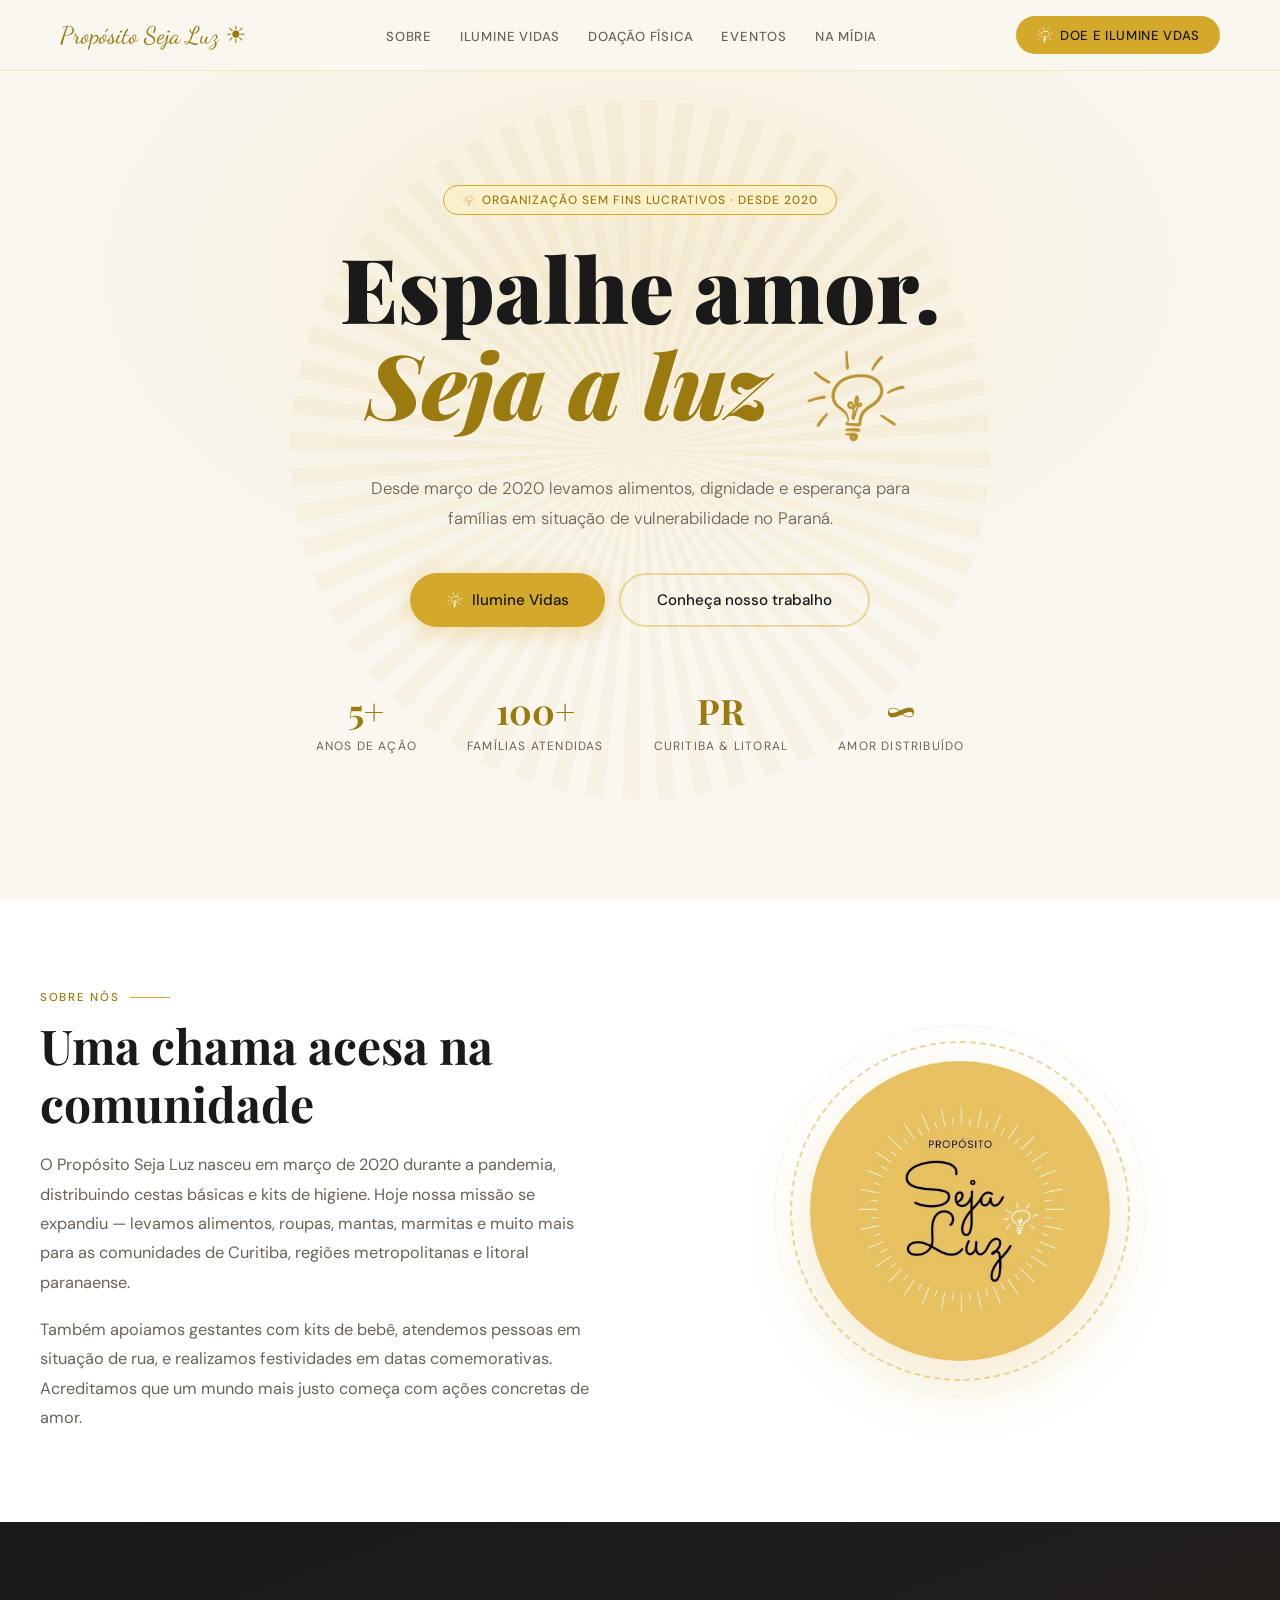
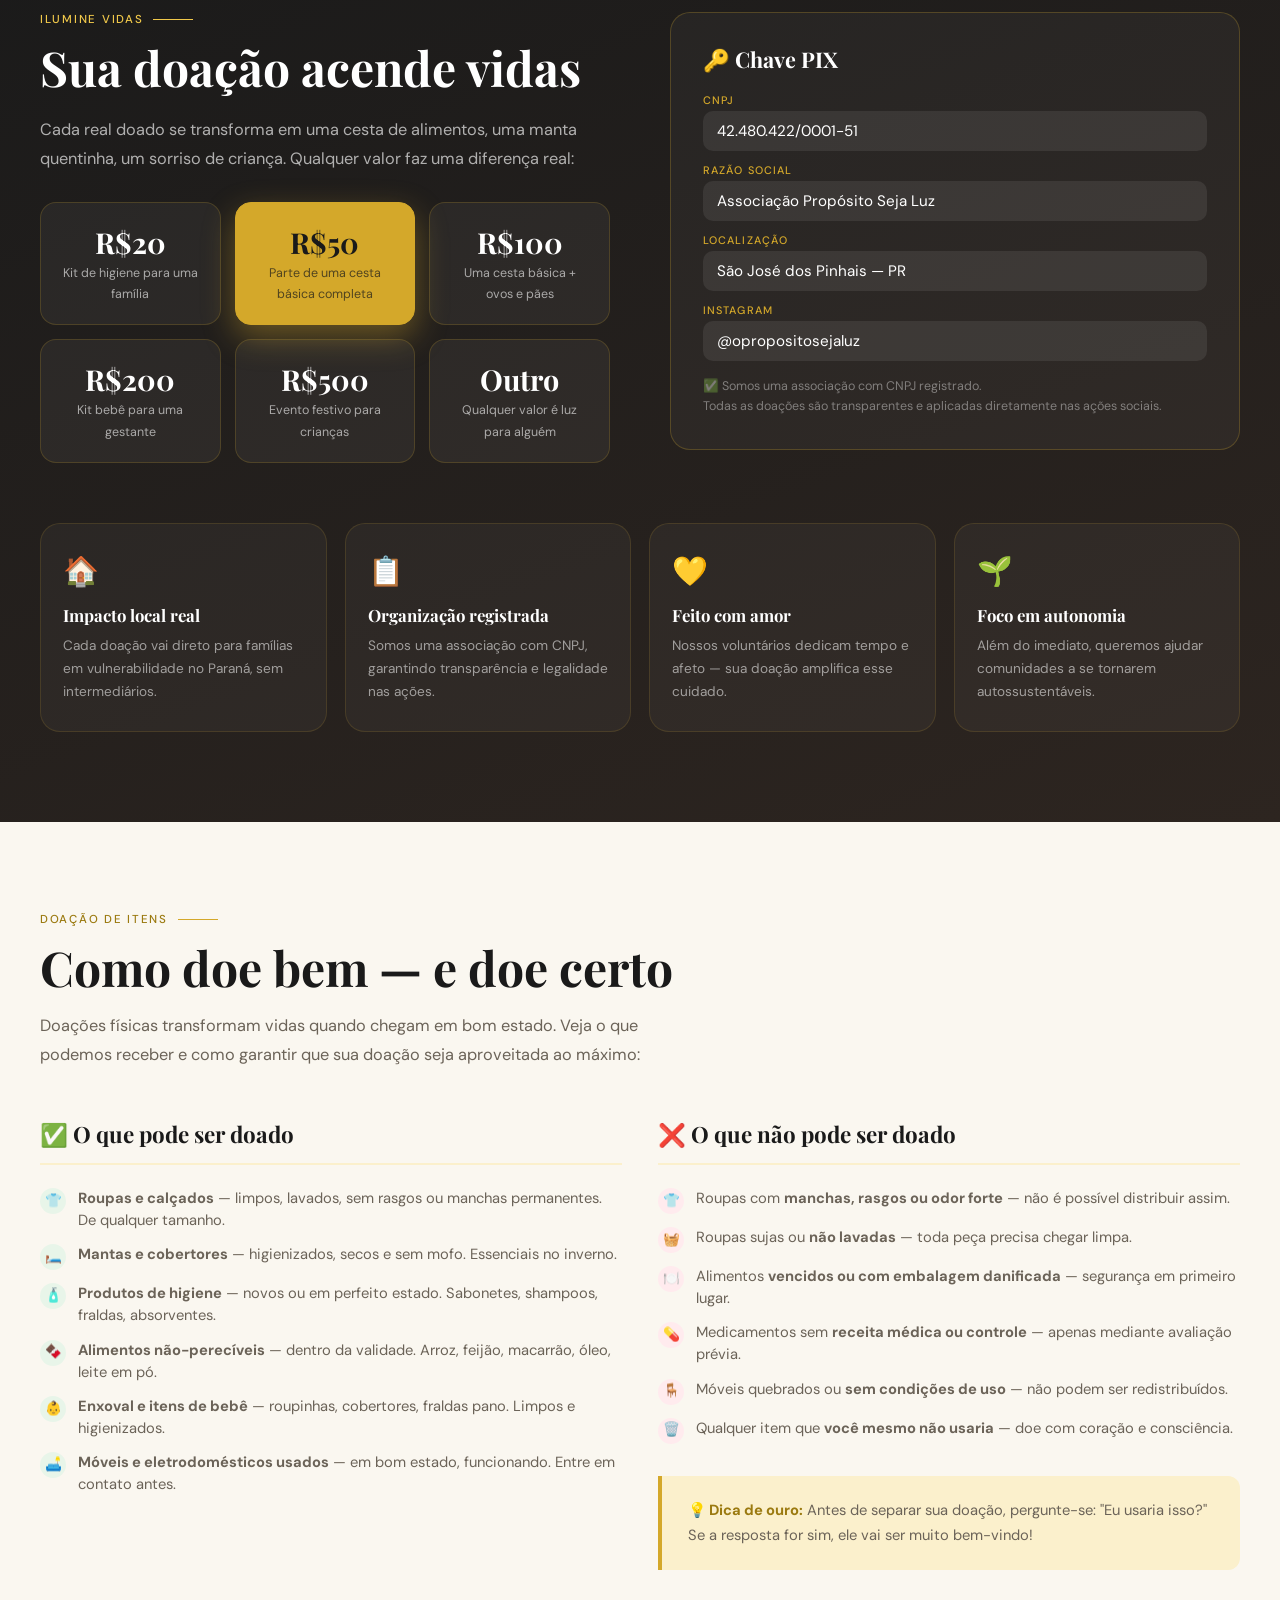
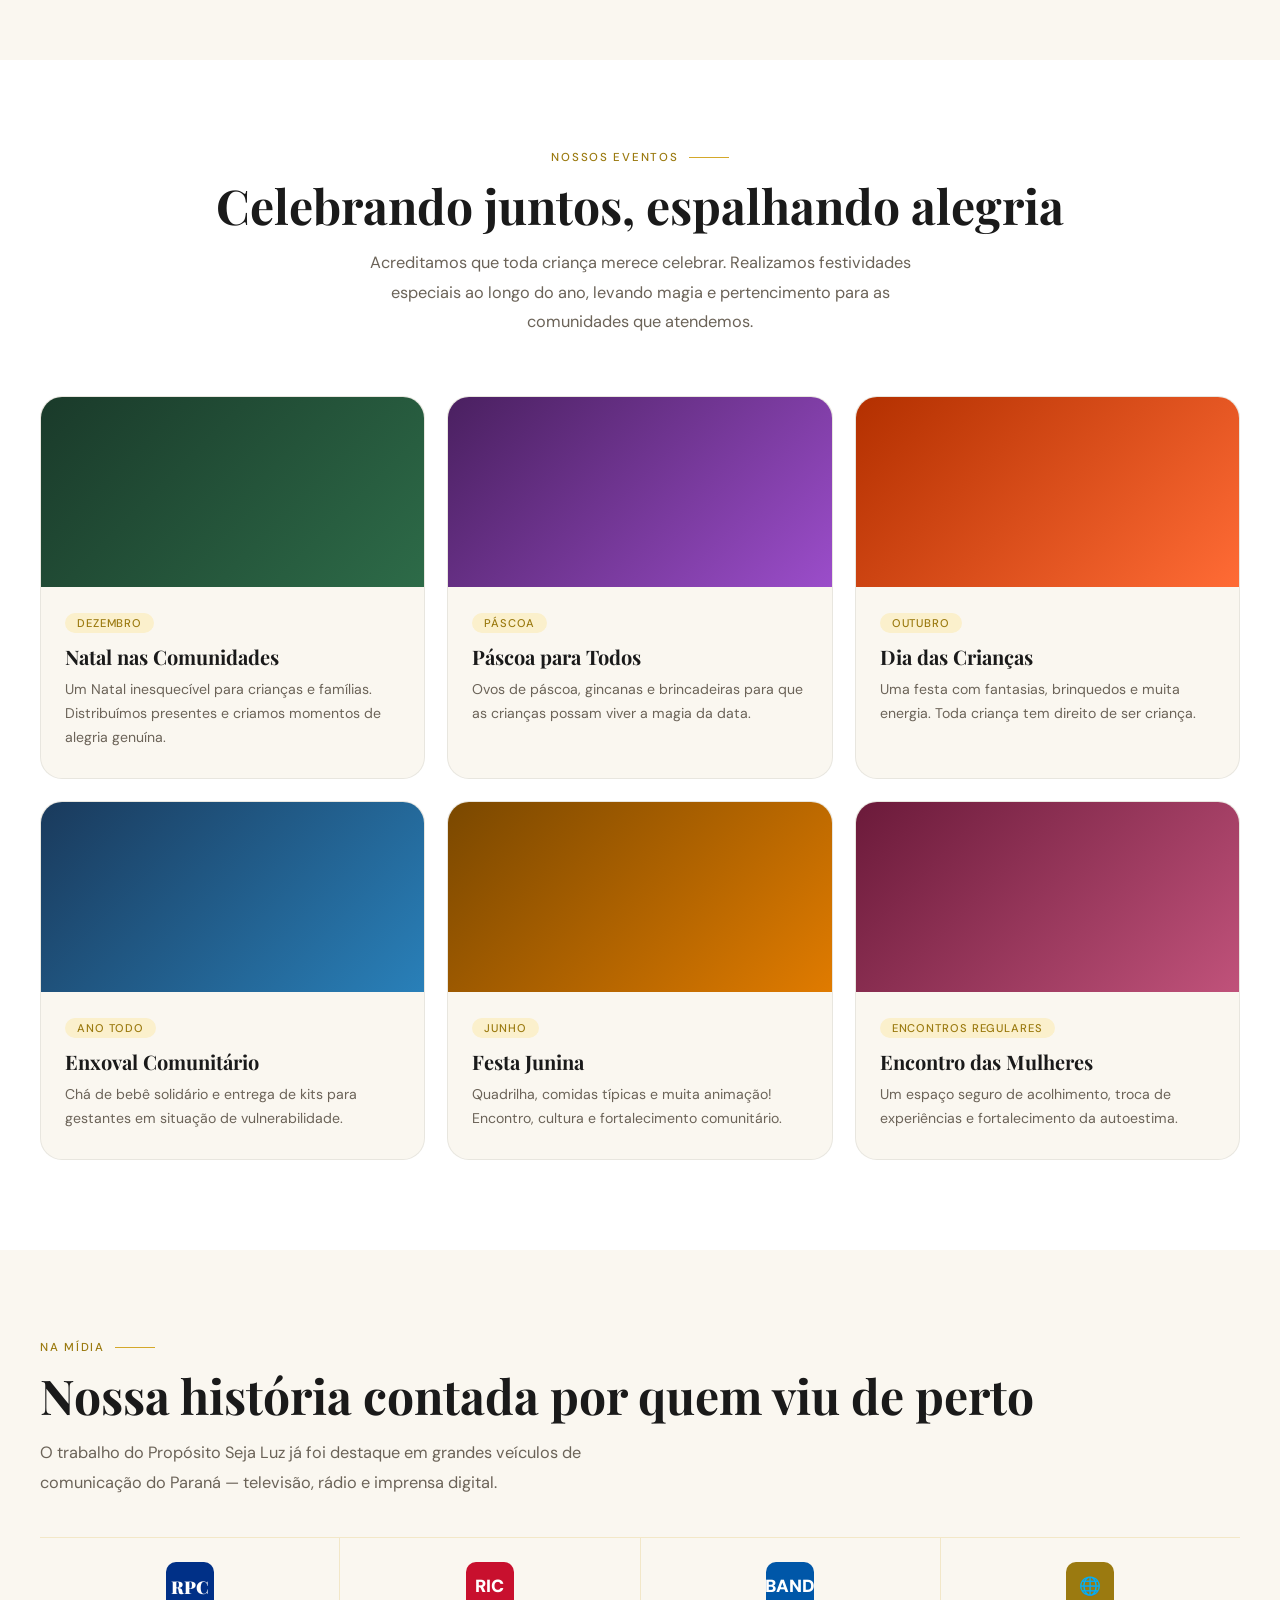
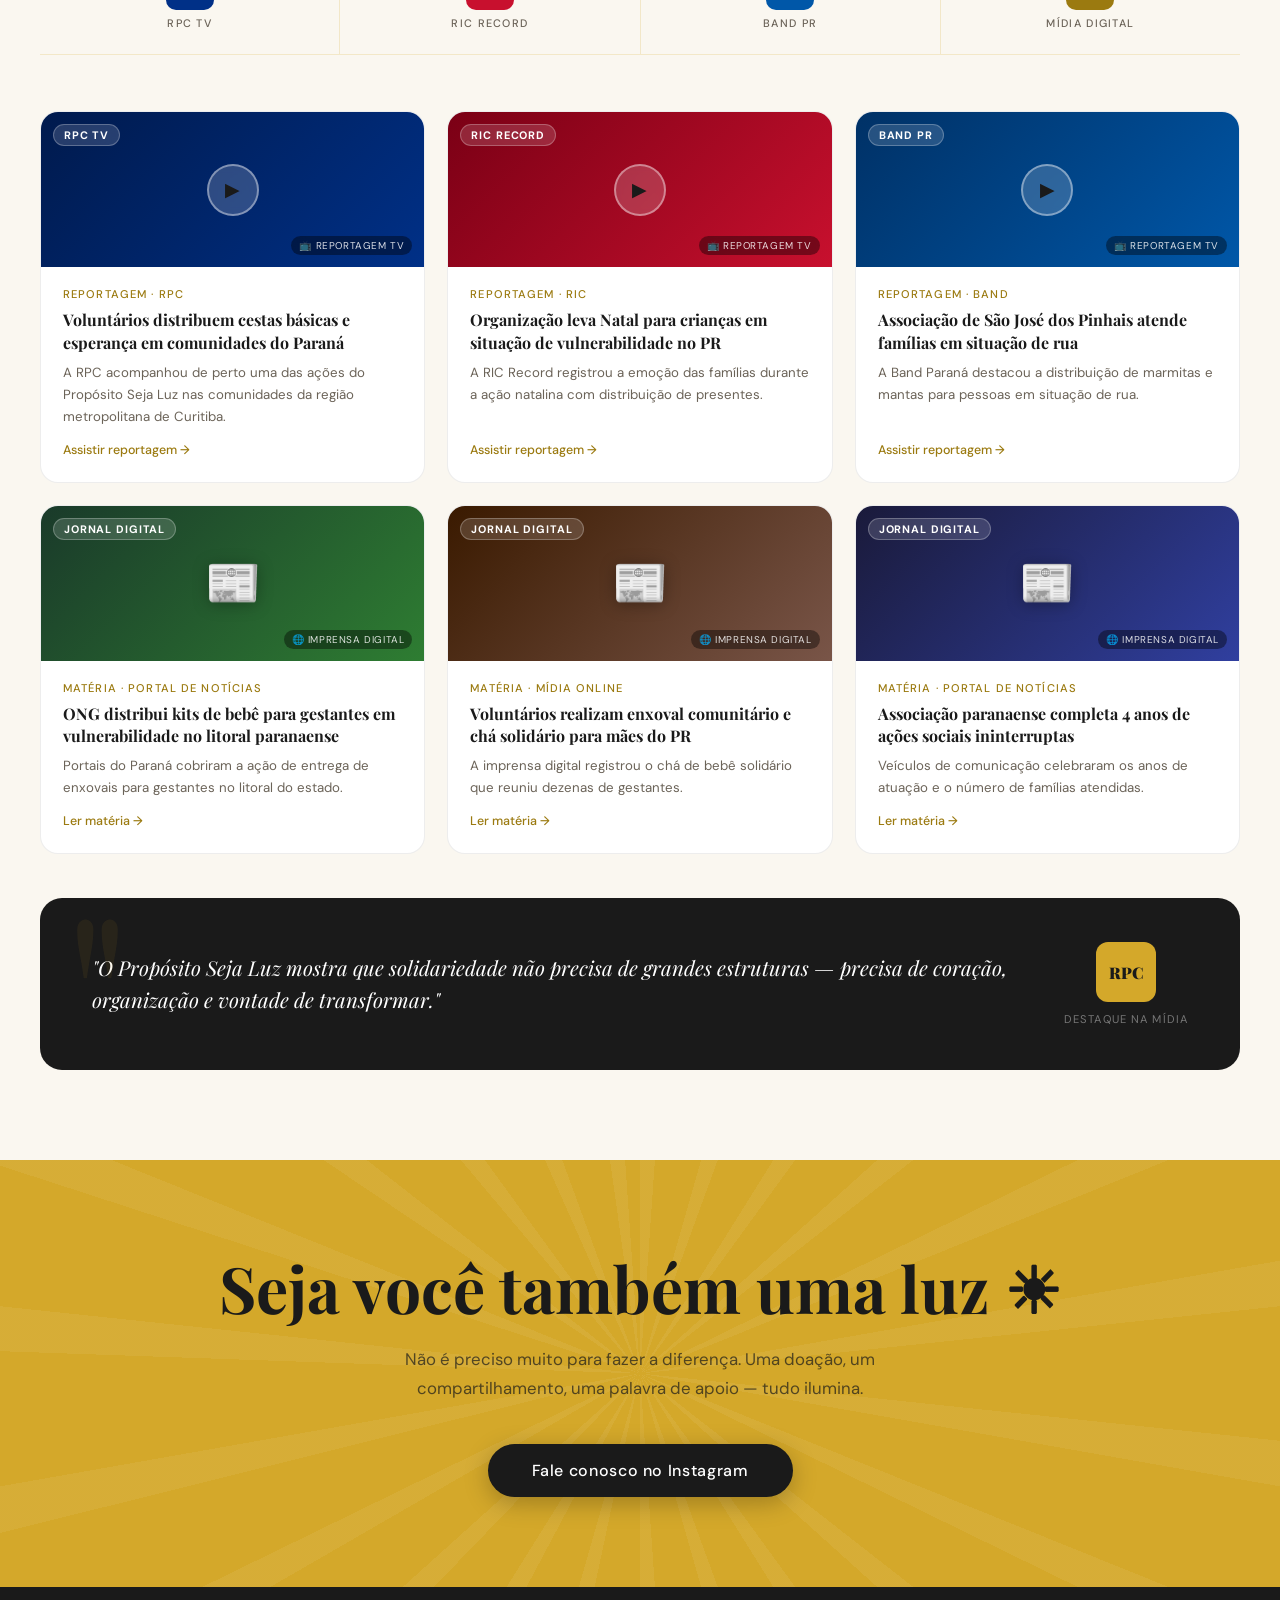
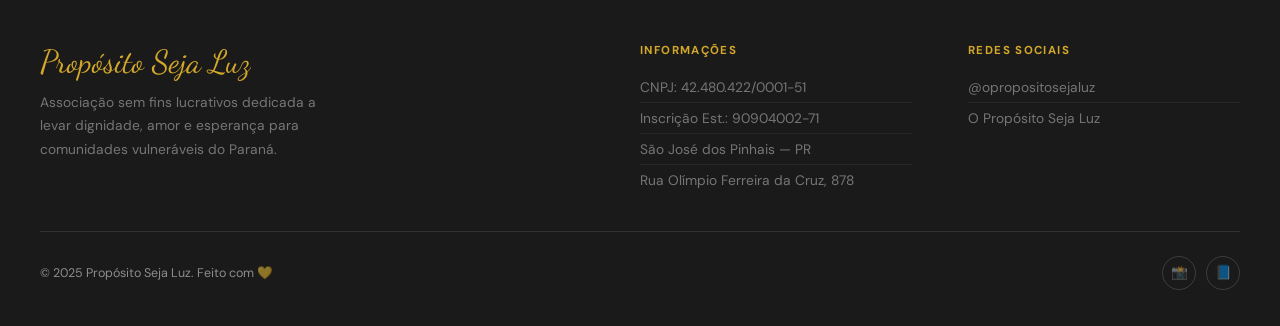
<file: index.html>
<!DOCTYPE html>
<html lang="pt-BR">
<head>
<meta charset="UTF-8">
<meta name="viewport" content="width=device-width, initial-scale=1.0">
<title>Propósito Seja Luz — Doe Amor, Espalhe Luz</title>
<link href="https://fonts.googleapis.com/css2?family=Playfair+Display:ital,wght@0,400;0,700;0,900;1,400&family=DM+Sans:wght@300;400;500&family=Dancing+Script:wght@700&display=swap" rel="stylesheet">
<style>
  :root {
    --gold: #D4A82A;
    --gold-light: #F0C84A;
    --gold-pale: #FBF0CC;
    --gold-dark: #9B7A10;
    --cream: #FAF7F0;
    --charcoal: #1A1A1A;
    --warm-gray: #6B6358;
    --white: #FFFFFF;
  }

  * { margin: 0; padding: 0; box-sizing: border-box; }
  html { scroll-behavior: smooth; }
  body {
    font-family: 'DM Sans', sans-serif;
    background: var(--cream);
    color: var(--charcoal);
    overflow-x: hidden;
  }

  /* ── NAV ── */
  nav {
    position: fixed; top: 0; width: 100%; z-index: 100;
    display: flex; align-items: center; justify-content: space-between;
    padding: 16px 60px;
    background: rgba(250,247,240,0.95);
    backdrop-filter: blur(12px);
    border-bottom: 1px solid rgba(212,168,42,0.2);
  }
  .nav-logo {
    font-family: 'Dancing Script', cursive;
    font-size: 1.5rem; color: var(--gold-dark);
    text-decoration: none;
    white-space: nowrap;
  }
  .nav-links { display: flex; gap: 28px; list-style: none; }
  .nav-links a {
    font-size: 0.82rem; font-weight: 500; letter-spacing: 0.06em;
    text-transform: uppercase; color: var(--warm-gray);
    text-decoration: none; transition: color 0.3s;
  }
  .nav-links a:hover { color: var(--gold-dark); }
  .nav-cta {
    background: var(--gold); color: var(--charcoal);
    padding: 10px 20px; border-radius: 100px;
    font-size: 0.82rem; font-weight: 500; letter-spacing: 0.05em;
    text-transform: uppercase; text-decoration: none;
    transition: background 0.3s, transform 0.2s;
    display: flex; align-items: center; gap: 6px;
    white-space: nowrap;
  }
  .nav-cta:hover { background: var(--gold-light); transform: translateY(-1px); }

  /* Mobile tag button */
  .nav-mobile-toggle {
    display: none;
    background: none; border: none; cursor: pointer;
    padding: 0; position: relative;
  }
  /* The "tag" shape: left side rounded, right side flush with nav edge */
  .nav-tag {
    background: var(--gold);
    display: flex; align-items: center; justify-content: center;
    width: 52px; height: 42px;
    border-radius: 14px 0 0 14px;
    /* shift it so right edge touches nav border */
    margin-right: -60px;
    box-shadow: -3px 2px 12px rgba(212,168,42,0.35);
    transition: background 0.2s, transform 0.2s;
    position: relative;
  }
  .nav-tag::after {
    content: '';
    position: absolute; right: 0; top: 0; bottom: 0;
    width: 4px;
    background: var(--gold-dark);
    opacity: 0.35;
    border-radius: 0 2px 2px 0;
  }
  .nav-mobile-toggle:hover .nav-tag { background: var(--gold-light); transform: translateX(-3px); }
  .nav-tag-icon {
    font-size: 1.4rem;
    line-height: 1;
    filter: drop-shadow(0 1px 3px rgba(0,0,0,0.15));
  }
  /* small "doe aqui" label under icon */
  .nav-tag-label {
    position: absolute; bottom: -18px; right: 4px;
    font-size: 0.55rem; font-weight: 700; letter-spacing: 0.08em;
    text-transform: uppercase; color: var(--gold-dark);
    white-space: nowrap;
  }
  .nav-mobile-menu {
    display: none;
    position: fixed; top: 74px; left: 0; right: 0;
    background: rgba(250,247,240,0.98);
    backdrop-filter: blur(16px);
    border-bottom: 1px solid rgba(212,168,42,0.2);
    padding: 20px 24px;
    flex-direction: column; gap: 4px;
    z-index: 99;
  }
  .nav-mobile-menu.open { display: flex; }
  .nav-mobile-menu a {
    font-size: 1rem; font-weight: 500; letter-spacing: 0.05em;
    text-transform: uppercase; color: var(--warm-gray);
    text-decoration: none; padding: 12px 0;
    border-bottom: 1px solid rgba(212,168,42,0.12);
    transition: color 0.2s;
  }
  .nav-mobile-menu a:last-child { border-bottom: none; }
  .nav-mobile-menu a:hover { color: var(--gold-dark); }
  .nav-mobile-menu .mobile-cta {
    background: var(--gold); color: var(--charcoal);
    padding: 14px 20px; border-radius: 100px;
    text-align: center; font-weight: 700;
    margin-top: 8px; border-bottom: none !important;
    display: flex; align-items: center; justify-content: center; gap: 8px;
  }

  /* ── HERO ── */
  .hero {
    min-height: 100vh;
    display: flex; flex-direction: column; align-items: center; justify-content: center;
    text-align: center;
    padding: 120px 40px 80px;
    position: relative; overflow: hidden;
    background: var(--cream);
  }
  .hero::before {
    content: '';
    position: absolute; inset: 0;
    background: radial-gradient(ellipse 70% 60% at 50% 30%, rgba(212,168,42,0.12) 0%, transparent 70%);
    pointer-events: none;
  }
  .hero-rays {
    position: absolute; top: 50%; left: 50%;
    transform: translate(-50%, -50%);
    width: 700px; height: 700px;
    opacity: 0.06;
    animation: slowspin 40s linear infinite;
  }
  @keyframes slowspin { to { transform: translate(-50%, -50%) rotate(360deg); } }
  .hero-rays::before, .hero-rays::after {
    content: '';
    position: absolute; inset: 0; border-radius: 50%;
    background: repeating-conic-gradient(var(--gold) 0deg 3deg, transparent 3deg 12deg);
  }
  .hero-rays::after { transform: rotate(6deg); }

  .hero-badge {
    display: inline-flex; align-items: center; gap: 6px;
    background: var(--gold-pale); border: 1px solid var(--gold);
    color: var(--gold-dark);
    padding: 6px 18px; border-radius: 100px;
    font-size: 0.75rem; font-weight: 500; letter-spacing: 0.08em; text-transform: uppercase;
    margin-bottom: 24px;
    animation: fadeUp 0.8s ease both;
  }
  .hero h1 {
    font-family: 'Playfair Display', serif;
    font-size: clamp(2.6rem, 7vw, 6rem);
    line-height: 1.08; font-weight: 900;
    color: var(--charcoal);
    animation: fadeUp 0.8s 0.15s ease both;
  }
  .hero h1 em {
    font-style: italic; color: var(--gold-dark);
    display: block;
  }
  .hero-sub {
    max-width: 540px; margin: 24px auto 0;
    font-size: 1.05rem; font-weight: 300; line-height: 1.75;
    color: var(--warm-gray);
    animation: fadeUp 0.8s 0.3s ease both;
  }
  .hero-actions {
    display: flex; gap: 14px; justify-content: center; flex-wrap: wrap;
    margin-top: 40px;
    animation: fadeUp 0.8s 0.45s ease both;
  }
  .btn-primary {
    background: var(--gold); color: var(--charcoal);
    padding: 15px 36px; border-radius: 100px;
    font-size: 0.95rem; font-weight: 500;
    text-decoration: none; border: none; cursor: pointer;
    transition: all 0.3s; display: inline-flex; align-items: center; gap: 8px;
    box-shadow: 0 4px 24px rgba(212,168,42,0.35);
  }
  .btn-primary:hover {
    background: var(--gold-light); transform: translateY(-2px);
    box-shadow: 0 8px 32px rgba(212,168,42,0.45);
  }
  .btn-secondary {
    background: transparent; color: var(--charcoal);
    padding: 15px 36px; border-radius: 100px;
    font-size: 0.95rem; font-weight: 500;
    text-decoration: none; border: 2px solid rgba(212,168,42,0.4); cursor: pointer;
    transition: all 0.3s;
  }
  .btn-secondary:hover {
    border-color: var(--gold); background: var(--gold-pale);
    transform: translateY(-2px);
  }
  .hero-stats {
    display: flex; gap: 50px; justify-content: center; flex-wrap: wrap;
    margin-top: 60px;
    animation: fadeUp 0.8s 0.6s ease both;
  }
  .hero-stat { text-align: center; }
  .hero-stat .num {
    font-family: 'Playfair Display', serif;
    font-size: 2.2rem; font-weight: 700; color: var(--gold-dark);
    display: block;
  }
  .hero-stat .label {
    font-size: 0.75rem; text-transform: uppercase; letter-spacing: 0.1em;
    color: var(--warm-gray); margin-top: 4px;
  }
  @keyframes fadeUp {
    from { opacity: 0; transform: translateY(24px); }
    to { opacity: 1; transform: translateY(0); }
  }

  /* ── SECTION COMMONS ── */
  section { padding: 90px 40px; }
  .section-label {
    font-size: 0.72rem; text-transform: uppercase; letter-spacing: 0.15em;
    color: var(--gold-dark); font-weight: 500; margin-bottom: 12px;
    display: flex; align-items: center; gap: 10px;
  }
  .section-label::after {
    content: ''; flex: 1; height: 1px; background: var(--gold);
    max-width: 40px;
  }
  h2 {
    font-family: 'Playfair Display', serif;
    font-size: clamp(1.8rem, 4vw, 3rem);
    font-weight: 700; line-height: 1.2;
    color: var(--charcoal);
  }

  /* ── ABOUT ── */
  #sobre { padding: 90px 40px; background: var(--white); }
  .about {
    display: grid; grid-template-columns: 1fr 1fr;
    gap: 80px; align-items: center;
    max-width: 1200px; margin: 0 auto;
  }
  .about-text p {
    font-size: 1.02rem; line-height: 1.8;
    color: var(--warm-gray); margin-top: 18px;
  }
  .about-visual { position: relative; }
  .about-logo-wrap {
    width: 300px; height: 300px;
    border-radius: 50%; margin: 0 auto;
    display: flex; align-items: center; justify-content: center;
    position: relative;
    box-shadow: 0 20px 60px rgba(212,168,42,0.25);
  }
  .about-logo-wrap::before {
    content: '';
    position: absolute; inset: -20px;
    border-radius: 50%;
    border: 2px dashed rgba(212,168,42,0.45);
    animation: slowspin 20s linear infinite;
  }
  .about-logo-wrap::after {
    content: '';
    position: absolute; inset: -36px;
    border-radius: 50%;
    border: 1px dashed rgba(212,168,42,0.2);
    animation: slowspin 30s linear infinite reverse;
  }
  .about-logo-img {
    width: 100%; height: 100%;
    border-radius: 50%; object-fit: cover; display: block;
  }

  /* ── DOAÇÃO SECTION ── */
  .donation-section {
    background: linear-gradient(160deg, var(--charcoal) 0%, #2D2520 100%);
    padding: 90px 40px;
  }
  .donation-section .section-label { color: var(--gold-light); }
  .donation-section .section-label::after { background: var(--gold-light); }
  .donation-section h2 { color: var(--white); }
  .donation-inner { max-width: 1200px; margin: 0 auto; }
  .donation-intro {
    display: grid; grid-template-columns: 1fr 1fr;
    gap: 60px; align-items: start; margin-bottom: 60px;
  }
  .donation-desc {
    font-size: 1.02rem; line-height: 1.8;
    color: rgba(255,255,255,0.65); margin-top: 18px;
  }
  .donation-amounts {
    display: grid; grid-template-columns: repeat(3, 1fr); gap: 14px;
    margin-top: 28px;
  }
  .amount-card {
    background: rgba(255,255,255,0.05);
    border: 1px solid rgba(212,168,42,0.2);
    border-radius: 16px; padding: 20px;
    text-align: center; cursor: pointer;
    transition: all 0.3s; text-decoration: none;
    display: block;
  }
  .amount-card:hover, .amount-card.featured {
    background: var(--gold); border-color: var(--gold);
    transform: translateY(-4px);
    box-shadow: 0 12px 32px rgba(212,168,42,0.4);
  }
  .amount-card .valor {
    font-family: 'Playfair Display', serif;
    font-size: 1.8rem; font-weight: 700; color: var(--white); display: block;
  }
  .amount-card:hover .valor, .amount-card.featured .valor { color: var(--charcoal); }
  .amount-card .impacto {
    font-size: 0.78rem; color: rgba(255,255,255,0.6); margin-top: 6px; line-height: 1.5;
  }
  .amount-card:hover .impacto, .amount-card.featured .impacto { color: var(--charcoal); opacity: 0.7; }
  .pix-card {
    background: rgba(255,255,255,0.04);
    border: 1px solid rgba(212,168,42,0.25);
    border-radius: 20px; padding: 32px;
  }
  .pix-card h3 {
    font-family: 'Playfair Display', serif;
    font-size: 1.35rem; color: var(--white); margin-bottom: 20px;
  }
  .pix-info { display: flex; flex-direction: column; gap: 12px; }
  .pix-row { display: flex; flex-direction: column; gap: 4px; }
  .pix-row span:first-child {
    font-size: 0.68rem; text-transform: uppercase; letter-spacing: 0.1em;
    color: var(--gold); font-weight: 500;
  }
  .pix-row .pix-value {
    font-size: 0.95rem; color: var(--white);
    background: rgba(255,255,255,0.08);
    padding: 10px 14px; border-radius: 10px;
    word-break: break-all;
  }
  .pix-note {
    font-size: 0.78rem; color: rgba(255,255,255,0.4);
    margin-top: 16px; line-height: 1.6;
  }
  .why-grid {
    display: grid; grid-template-columns: repeat(4, 1fr); gap: 18px;
    margin-top: 50px;
  }
  .why-card {
    background: rgba(255,255,255,0.04);
    border: 1px solid rgba(212,168,42,0.15);
    border-radius: 20px; padding: 28px 22px;
    transition: transform 0.3s, border-color 0.3s;
  }
  .why-card:hover { transform: translateY(-6px); border-color: rgba(212,168,42,0.4); }
  .why-icon { font-size: 1.8rem; margin-bottom: 14px; display: block; }
  .why-card h4 {
    font-family: 'Playfair Display', serif;
    font-size: 1.05rem; color: var(--white); margin-bottom: 8px;
  }
  .why-card p { font-size: 0.85rem; color: rgba(255,255,255,0.55); line-height: 1.7; }

  /* ── DOAÇÃO FÍSICA ── */
  .doacao-fisica { background: var(--cream); padding: 90px 40px; }
  .doacao-fisica-inner { max-width: 1200px; margin: 0 auto; }
  .fisica-header { margin-bottom: 50px; }
  .fisica-header p {
    font-size: 1.02rem; color: var(--warm-gray); line-height: 1.8;
    max-width: 600px; margin-top: 14px;
  }
  .fisica-grid { display: grid; grid-template-columns: 1fr 1fr; gap: 36px; }
  .fisica-col h3 {
    font-family: 'Playfair Display', serif;
    font-size: 1.4rem; color: var(--charcoal); margin-bottom: 22px;
    padding-bottom: 14px; border-bottom: 2px solid var(--gold-pale);
  }
  .check-list { list-style: none; display: flex; flex-direction: column; gap: 12px; }
  .check-list li {
    display: flex; align-items: flex-start; gap: 12px;
    font-size: 0.92rem; color: var(--warm-gray); line-height: 1.5;
  }
  .check-list li .icon {
    width: 26px; height: 26px; border-radius: 50%;
    display: flex; align-items: center; justify-content: center;
    font-size: 0.85rem; flex-shrink: 0; margin-top: 1px;
  }
  .icon-yes { background: #E8F5E9; color: #2E7D32; }
  .icon-no  { background: #FFEBEE; color: #C62828; }
  .fisica-tip {
    background: var(--gold-pale);
    border-left: 4px solid var(--gold);
    border-radius: 0 12px 12px 0;
    padding: 22px 26px;
    margin-top: 32px;
    font-size: 0.92rem; color: var(--warm-gray); line-height: 1.7;
  }
  .fisica-tip strong { color: var(--gold-dark); }

  /* ── EVENTOS ── */
  .eventos { background: var(--white); padding: 90px 40px; }
  .eventos-inner { max-width: 1200px; margin: 0 auto; }
  .eventos-header { text-align: center; margin-bottom: 60px; }
  .eventos-header p {
    font-size: 1.02rem; color: var(--warm-gray); line-height: 1.8;
    max-width: 560px; margin: 14px auto 0;
  }
  .eventos-grid { display: grid; grid-template-columns: repeat(3, 1fr); gap: 22px; }
  .evento-card {
    border-radius: 22px; overflow: hidden;
    border: 1px solid rgba(0,0,0,0.07);
    transition: transform 0.35s, box-shadow 0.35s;
    background: var(--cream);
  }
  .evento-card:hover { transform: translateY(-8px); box-shadow: 0 20px 50px rgba(0,0,0,0.1); }
  .evento-card-img {
    height: 190px;
    display: flex; align-items: center; justify-content: center;
    position: relative; overflow: hidden;
  }
  .img-natal    { background: linear-gradient(135deg, #1a3a2a 0%, #2d6b48 100%); }
  .img-pascoa   { background: linear-gradient(135deg, #4a2060 0%, #9b4dca 100%); }
  .img-criancas { background: linear-gradient(135deg, #b33000 0%, #ff6b35 100%); }
  .img-enxoval  { background: linear-gradient(135deg, #1a3a5c 0%, #2980b9 100%); }
  .img-junina   { background: linear-gradient(135deg, #7a4800 0%, #e07b00 100%); }
  .img-mulheres { background: linear-gradient(135deg, #6b1a3a 0%, #c0527a 100%); }
  .evento-body { padding: 24px 24px 28px; }
  .evento-tag {
    display: inline-block;
    background: var(--gold-pale); color: var(--gold-dark);
    padding: 3px 12px; border-radius: 100px;
    font-size: 0.7rem; font-weight: 500; letter-spacing: 0.08em; text-transform: uppercase;
    margin-bottom: 10px;
  }
  .evento-body h3 {
    font-family: 'Playfair Display', serif;
    font-size: 1.25rem; color: var(--charcoal); margin-bottom: 8px;
  }
  .evento-body p { font-size: 0.88rem; color: var(--warm-gray); line-height: 1.7; }

  /* ── MÍDIA ── */
  .midia { background: var(--cream); padding: 90px 40px; }
  .midia-inner { max-width: 1200px; margin: 0 auto; }
  .midia-header { margin-bottom: 16px; }
  .midia-header p {
    font-size: 1.02rem; color: var(--warm-gray); line-height: 1.8;
    max-width: 600px; margin-top: 14px;
  }
  .midia-logos {
    display: flex; align-items: center; gap: 0;
    margin: 40px 0 56px;
    border-top: 1px solid rgba(212,168,42,0.2);
    border-bottom: 1px solid rgba(212,168,42,0.2);
    overflow: hidden;
  }
  .midia-logo-item {
    flex: 1; padding: 24px 20px;
    display: flex; align-items: center; justify-content: center;
    border-right: 1px solid rgba(212,168,42,0.2);
    transition: background 0.3s;
  }
  .midia-logo-item:last-child { border-right: none; }
  .midia-logo-item:hover { background: var(--gold-pale); }
  .midia-logo-badge { display: flex; flex-direction: column; align-items: center; gap: 6px; }
  .midia-logo-badge .canal-icon {
    width: 48px; height: 48px; border-radius: 10px;
    display: flex; align-items: center; justify-content: center;
    font-size: 1.1rem; font-weight: 900;
  }
  .icon-rpc  { background: #003087; color: #fff; font-size: 0.9rem; font-family: 'Playfair Display', serif; }
  .icon-ric  { background: #C8102E; color: #fff; font-size: 0.9rem; font-family: 'DM Sans', sans-serif; font-weight: 700; }
  .icon-band { background: #0057A8; color: #fff; font-size: 0.78rem; font-family: 'DM Sans', sans-serif; font-weight: 700; }
  .icon-web  { background: var(--gold-dark); color: #fff; }
  .midia-logo-badge .canal-nome {
    font-size: 0.68rem; text-transform: uppercase; letter-spacing: 0.12em;
    color: var(--warm-gray); font-weight: 500;
  }
  .midia-grid { display: grid; grid-template-columns: repeat(3, 1fr); gap: 22px; }
  .midia-card {
    background: var(--white);
    border: 1px solid rgba(0,0,0,0.07);
    border-radius: 18px; overflow: hidden;
    transition: transform 0.35s, box-shadow 0.35s;
    text-decoration: none; color: inherit;
    display: flex; flex-direction: column;
  }
  .midia-card:hover { transform: translateY(-6px); box-shadow: 0 16px 44px rgba(0,0,0,0.1); }
  .midia-card-thumb {
    height: 155px;
    display: flex; align-items: center; justify-content: center;
    position: relative; overflow: hidden; flex-shrink: 0;
  }
  .thumb-rpc  { background: linear-gradient(135deg, #001a4d 0%, #003087 100%); }
  .thumb-ric  { background: linear-gradient(135deg, #7a0015 0%, #C8102E 100%); }
  .thumb-band { background: linear-gradient(135deg, #003166 0%, #0057A8 100%); }
  .thumb-web1 { background: linear-gradient(135deg, #1a3a2a 0%, #2E7D32 100%); }
  .thumb-web2 { background: linear-gradient(135deg, #3a1a00 0%, #795548 100%); }
  .thumb-web3 { background: linear-gradient(135deg, #1a1a3a 0%, #303F9F 100%); }
  .midia-card-thumb .play-btn {
    width: 52px; height: 52px; border-radius: 50%;
    background: rgba(255,255,255,0.18); border: 2px solid rgba(255,255,255,0.4);
    display: flex; align-items: center; justify-content: center;
    font-size: 1.2rem; backdrop-filter: blur(4px);
    transition: background 0.3s, transform 0.3s;
  }
  .midia-card:hover .play-btn { background: rgba(255,255,255,0.32); transform: scale(1.1); }
  .midia-card-thumb .news-icon { font-size: 2.8rem; filter: drop-shadow(0 2px 8px rgba(0,0,0,0.3)); }
  .midia-card-thumb .canal-tag {
    position: absolute; top: 12px; left: 12px;
    background: rgba(255,255,255,0.15); backdrop-filter: blur(8px);
    border: 1px solid rgba(255,255,255,0.25);
    padding: 3px 10px; border-radius: 100px;
    font-size: 0.68rem; font-weight: 700; letter-spacing: 0.08em;
    color: #fff; text-transform: uppercase;
  }
  .midia-card-thumb .tipo-tag {
    position: absolute; bottom: 12px; right: 12px;
    background: rgba(0,0,0,0.4); backdrop-filter: blur(8px);
    padding: 3px 8px; border-radius: 100px;
    font-size: 0.62rem; letter-spacing: 0.06em;
    color: rgba(255,255,255,0.85); text-transform: uppercase;
  }
  .midia-card-body { padding: 20px 22px 24px; flex: 1; display: flex; flex-direction: column; }
  .midia-card-body .data {
    font-size: 0.7rem; text-transform: uppercase; letter-spacing: 0.1em;
    color: var(--gold-dark); margin-bottom: 8px; font-weight: 500;
  }
  .midia-card-body h4 {
    font-family: 'Playfair Display', serif;
    font-size: 1rem; color: var(--charcoal); line-height: 1.4; margin-bottom: 8px;
  }
  .midia-card-body p { font-size: 0.83rem; color: var(--warm-gray); line-height: 1.65; flex: 1; }
  .midia-card-link {
    display: inline-flex; align-items: center; gap: 6px;
    font-size: 0.78rem; font-weight: 500; color: var(--gold-dark);
    margin-top: 14px; text-decoration: none; transition: gap 0.2s;
  }
  .midia-card:hover .midia-card-link { gap: 10px; }
  .midia-quote {
    background: var(--charcoal);
    border-radius: 22px; padding: 44px 52px;
    margin-top: 44px;
    display: flex; align-items: center; gap: 44px;
    position: relative; overflow: hidden;
  }
  .midia-quote::before {
    content: '"';
    position: absolute; top: -20px; left: 24px;
    font-family: 'Playfair Display', serif;
    font-size: 14rem; color: rgba(212,168,42,0.08);
    line-height: 1; pointer-events: none;
  }
  .midia-quote-text {
    flex: 1;
    font-family: 'Playfair Display', serif;
    font-size: 1.28rem; font-style: italic;
    color: var(--white); line-height: 1.6;
  }
  .midia-quote-source {
    display: flex; flex-direction: column; align-items: center; gap: 10px; flex-shrink: 0;
  }
  .midia-quote-source .source-logo {
    width: 60px; height: 60px; border-radius: 12px;
    background: var(--gold); display: flex; align-items: center; justify-content: center;
    font-weight: 900; font-size: 1rem; color: var(--charcoal);
    font-family: 'Playfair Display', serif;
  }
  .midia-quote-source span {
    font-size: 0.7rem; text-transform: uppercase; letter-spacing: 0.1em;
    color: rgba(255,255,255,0.4);
  }

  /* ── CTA FINAL ── */
  .cta-final {
    background: var(--gold); padding: 90px 40px; text-align: center;
    position: relative; overflow: hidden;
  }
  .cta-final::before {
    content: '';
    position: absolute; inset: 0;
    background: repeating-conic-gradient(rgba(255,255,255,0.06) 0deg 4deg, transparent 4deg 16deg);
    pointer-events: none;
  }
  .cta-final h2 {
    font-family: 'Playfair Display', serif;
    font-size: clamp(2rem, 5vw, 4rem);
    color: var(--charcoal); position: relative;
  }
  .cta-final p {
    font-size: 1.05rem; color: rgba(26,26,26,0.7);
    max-width: 500px; margin: 18px auto 40px;
    line-height: 1.75; position: relative;
  }
  .cta-final .btn-dark {
    background: var(--charcoal); color: var(--white);
    padding: 16px 44px; border-radius: 100px;
    font-size: 1rem; font-weight: 500; letter-spacing: 0.04em;
    text-decoration: none; display: inline-flex; align-items: center; gap: 10px;
    transition: all 0.3s; position: relative;
    box-shadow: 0 6px 24px rgba(0,0,0,0.25);
  }
  .cta-final .btn-dark:hover { background: #2d2520; transform: translateY(-2px); }

  /* ── FOOTER ── */
  footer { background: var(--charcoal); padding: 56px 40px 36px; color: rgba(255,255,255,0.5); }
  .footer-inner {
    max-width: 1200px; margin: 0 auto;
    display: grid; grid-template-columns: 2fr 1fr 1fr;
    gap: 56px; padding-bottom: 36px;
    border-bottom: 1px solid rgba(255,255,255,0.1);
  }
  .footer-brand .name {
    font-family: 'Dancing Script', cursive;
    font-size: 2rem; color: var(--gold); display: block; margin-bottom: 10px;
  }
  .footer-brand p {
    font-size: 0.86rem; line-height: 1.7;
    color: rgba(255,255,255,0.4); max-width: 280px;
  }
  .footer-col h4 {
    font-size: 0.72rem; text-transform: uppercase; letter-spacing: 0.12em;
    color: var(--gold); margin-bottom: 14px;
  }
  .footer-col ul { list-style: none; }
  .footer-col ul li {
    font-size: 0.86rem; color: rgba(255,255,255,0.4);
    padding: 6px 0; border-bottom: 1px solid rgba(255,255,255,0.06);
  }
  .footer-col ul li:last-child { border-bottom: none; }
  .footer-bottom {
    max-width: 1200px; margin: 24px auto 0;
    display: flex; justify-content: space-between; align-items: center;
    font-size: 0.78rem; flex-wrap: wrap; gap: 12px;
  }
  .social-links { display: flex; gap: 10px; }
  .social-link {
    width: 34px; height: 34px; border-radius: 50%;
    border: 1px solid rgba(255,255,255,0.15);
    display: flex; align-items: center; justify-content: center;
    color: rgba(255,255,255,0.5); text-decoration: none; font-size: 0.85rem;
    transition: all 0.3s;
  }
  .social-link:hover { background: var(--gold); border-color: var(--gold); color: var(--charcoal); }

  /* ── SCROLL REVEAL ── */
  .reveal {
    opacity: 0; transform: translateY(28px);
    transition: opacity 0.8s ease, transform 0.8s ease;
  }
  .reveal.visible { opacity: 1; transform: none; }

  /* ══════════════════════════════════════════
     RESPONSIVE — TABLET (max 1024px)
  ══════════════════════════════════════════ */
  @media (max-width: 1024px) {
    nav { padding: 16px 32px; }
    .nav-links { gap: 20px; }
    .why-grid { grid-template-columns: repeat(2, 1fr); }
    .donation-intro { gap: 40px; }
    .donation-amounts { grid-template-columns: repeat(2, 1fr); }
    .eventos-grid { grid-template-columns: repeat(2, 1fr); }
    .midia-grid { grid-template-columns: repeat(2, 1fr); }
    .footer-inner { grid-template-columns: 1fr 1fr; gap: 40px; }
    .footer-brand { grid-column: span 2; }
  }

  /* ══════════════════════════════════════════
     RESPONSIVE — MOBILE (max 768px)
  ══════════════════════════════════════════ */
  @media (max-width: 768px) {
    /* Nav — zero right padding so tag bleeds flush to screen edge */
    nav { padding: 14px 0 14px 20px; overflow: visible; }
    .nav-links { display: none; }
    .nav-cta { display: none; }
    .nav-mobile-toggle { display: flex; margin-right: 0; }
    .nav-tag { margin-right: 0; border-radius: 16px 0 0 16px; width: 56px; height: 46px; }

    /* Hero */
    .hero { padding: 100px 24px 60px; min-height: 100svh; }
    .hero-rays { width: 400px; height: 400px; }
    .hero-badge { font-size: 0.68rem; padding: 5px 14px; text-align: center; }
    .hero h1 { font-size: clamp(2.2rem, 9vw, 3.2rem); }
    .hero-sub { font-size: 0.98rem; margin-top: 18px; }
    .hero-actions { flex-direction: column; align-items: center; gap: 12px; margin-top: 32px; }
    .btn-primary, .btn-secondary { width: 100%; max-width: 320px; justify-content: center; padding: 15px 28px; }
    .hero-stats { gap: 24px; margin-top: 44px; }
    .hero-stat .num { font-size: 1.9rem; }
    .hero-stat .label { font-size: 0.7rem; }

    /* Section padding */
    section { padding: 60px 20px; }
    #sobre { padding: 60px 20px; }
    .doacao-fisica { padding: 60px 20px; }
    .eventos { padding: 60px 20px; }
    .midia { padding: 60px 20px; }
    .donation-section { padding: 60px 20px; }
    .cta-final { padding: 60px 20px; }
    footer { padding: 48px 20px 28px; }

    /* About */
    .about { grid-template-columns: 1fr; gap: 40px; }
    .about-visual { order: -1; }
    .about-logo-wrap { width: 220px; height: 220px; }

    /* Donation */
    .donation-intro { grid-template-columns: 1fr; gap: 36px; }
    .donation-amounts { grid-template-columns: repeat(2, 1fr); gap: 10px; }
    .amount-card { padding: 16px 12px; }
    .amount-card .valor { font-size: 1.5rem; }
    .amount-card .impacto { font-size: 0.72rem; }
    .pix-card { padding: 24px 20px; }

    /* Why grid */
    .why-grid { grid-template-columns: 1fr 1fr; gap: 12px; margin-top: 36px; }
    .why-card { padding: 22px 16px; }
    .why-icon { font-size: 1.5rem; }
    .why-card h4 { font-size: 0.95rem; }
    .why-card p { font-size: 0.82rem; }

    /* Física */
    .fisica-grid { grid-template-columns: 1fr; gap: 36px; }

    /* Eventos */
    .eventos-grid { grid-template-columns: 1fr; gap: 16px; }
    .evento-card-img { height: 160px; }

    /* Mídia */
    .midia-logos { flex-wrap: wrap; }
    .midia-logo-item {
      flex: 1 0 48%; min-width: 120px;
      border-right: none;
      border-bottom: 1px solid rgba(212,168,42,0.2);
    }
    .midia-logo-item:nth-child(1),
    .midia-logo-item:nth-child(2) { border-bottom: 1px solid rgba(212,168,42,0.2); }
    .midia-logo-item:nth-child(3),
    .midia-logo-item:nth-child(4) { border-bottom: none; }
    .midia-logo-item:nth-child(odd) { border-right: 1px solid rgba(212,168,42,0.2); }
    .midia-grid { grid-template-columns: 1fr; gap: 16px; }
    .midia-quote { flex-direction: column; gap: 24px; padding: 32px 24px; }
    .midia-quote::before { font-size: 7rem; }
    .midia-quote-text { font-size: 1.1rem; }

    /* Footer */
    .footer-inner { grid-template-columns: 1fr; gap: 36px; }
    .footer-brand { grid-column: span 1; }
    .footer-brand p { max-width: 100%; }
    .footer-bottom { flex-direction: column; align-items: flex-start; gap: 14px; }

    /* CTA */
    .cta-final .btn-dark { padding: 16px 32px; font-size: 0.95rem; }
  }

  /* ══════════════════════════════════════════
     RESPONSIVE — SMALL PHONES (max 420px)
  ══════════════════════════════════════════ */
  @media (max-width: 420px) {
    .hero h1 { font-size: clamp(2rem, 10vw, 2.6rem); }
    .hero-stats { flex-wrap: wrap; gap: 20px; justify-content: center; }
    .hero-stat { min-width: 100px; }
    .donation-amounts { grid-template-columns: 1fr 1fr; gap: 8px; }
    .why-grid { grid-template-columns: 1fr; }
    .amount-card .valor { font-size: 1.4rem; }
    .nav-logo { font-size: 1.25rem; }
    .about-logo-wrap { width: 190px; height: 190px; }
  }
</style>
</head>
<body>

<!-- NAV -->
<nav>
  <a href="#" class="nav-logo">Propósito Seja Luz ☀</a>
  <ul class="nav-links">
    <li><a href="#sobre">Sobre</a></li>
    <li><a href="#doe">Ilumine Vidas</a></li>
    <li><a href="#fisica">Doação Física</a></li>
    <li><a href="#eventos">Eventos</a></li>
    <li><a href="#midia">Na Mídia</a></li>
  </ul>
  <a href="#doe" class="nav-cta">
    <img src="img/icon_bulb.png" alt="lâmpada" style="width:18px;height:18px;vertical-align:middle;filter:brightness(0) saturate(50%) invert(58%) sepia(0%) saturate(50%) hue-rotate(55deg) brightness(600%);">
    Doe e ilumine vdas
  </a>
  <button class="nav-mobile-toggle" id="mobileToggle" aria-label="Abrir menu">
    <div class="nav-tag">
      <!-- <span class="nav-tag-icon">☀️</span> -->
    <img src="img/icon_bulb.png" alt="" style="width:18px;height:18px;filter:brightness(0) saturate(50%) invert(58%) sepia(0%) saturate(50%) hue-rotate(55deg) brightness(600%);">
    </div>
    <!-- <span class="nav-tag-label">menu</span> -->
  </button>
</nav>

<!-- MOBILE MENU -->
<div class="nav-mobile-menu" id="mobileMenu">
  <a href="#sobre" onclick="closeMenu()">Sobre</a>
  <a href="#doe" onclick="closeMenu()">Ilumine Vidas</a>
  <a href="#fisica" onclick="closeMenu()">Doação Física</a>
  <a href="#eventos" onclick="closeMenu()">Eventos</a>
  <a href="#midia" onclick="closeMenu()">Na Mídia</a>
  <a href="#doe" class="mobile-cta" onclick="closeMenu()">
  <img src="img/icon_bulb.png" alt="" style="width:18px;height:18px;filter:brightness(0) saturate(50%) invert(58%) sepia(0%) saturate(50%) hue-rotate(55deg) brightness(600%);">  
 Doe E ILUMINE VIDAS</a>
</div>

<!-- HERO -->
<section class="hero">
  <div class="hero-rays"></div>
  <div class="hero-badge">
    <img src="img/icon_bulb.png" alt="lâmpada" style="width:14px;height:14px;filter:brightness(0) saturate(100%) invert(58%) sepia(52%) saturate(500%) hue-rotate(5deg) brightness(90%);">
    Organização sem fins lucrativos · Desde 2020
  </div>
  <h1>
    Espalhe amor.<br>
    <em>Seja a luz
      <img src="img/icon_bulb.png" alt="lâmpada" style="width:12%;height:auto;vertical-align:middle;margin-left:6px;filter:brightness(0) saturate(100%) invert(58%) sepia(52%) saturate(500%) hue-rotate(5deg) brightness(90%);">
    </em>
  </h1>
  <p class="hero-sub">
    Desde março de 2020 levamos alimentos, dignidade e esperança para famílias em situação de vulnerabilidade no Paraná.
  </p>
  <div class="hero-actions">
    <a href="#doe" class="btn-primary">
      <img src="img/icon_bulb.png" alt="" style="width:18px;height:18px;filter:brightness(0) saturate(50%) invert(58%) sepia(0%) saturate(50%) hue-rotate(55deg) brightness(600%);">
      Ilumine Vidas
    </a>
    <a href="#sobre" class="btn-secondary">Conheça nosso trabalho</a>
  </div>
  <div class="hero-stats">
    <div class="hero-stat">
      <span class="num">5+</span>
      <span class="label">anos de ação</span>
    </div>
    <div class="hero-stat">
      <span class="num">100+</span>
      <span class="label">famílias atendidas</span>
    </div>
    <div class="hero-stat">
      <span class="num">PR</span>
      <span class="label">Curitiba & litoral</span>
    </div>
    <div class="hero-stat">
      <span class="num">∞</span>
      <span class="label">amor distribuído</span>
    </div>
  </div>
</section>

<!-- SOBRE -->
<section id="sobre">
  <div class="about reveal">
    <div class="about-text">
      <div class="section-label">Sobre nós</div>
      <h2>Uma chama acesa na comunidade</h2>
      <p>
        O Propósito Seja Luz nasceu em março de 2020 durante a pandemia, distribuindo cestas básicas e kits de higiene. Hoje nossa missão se expandiu — levamos alimentos, roupas, mantas, marmitas e muito mais para as comunidades de Curitiba, regiões metropolitanas e litoral paranaense.
      </p>
      <p>
        Também apoiamos gestantes com kits de bebê, atendemos pessoas em situação de rua, e realizamos festividades em datas comemorativas. Acreditamos que um mundo mais justo começa com ações concretas de amor.
      </p>
    </div>
    <div class="about-visual">
      <div class="about-logo-wrap">
        <img src="[data-uri]" alt="Propósito Seja Luz" class="about-logo-img" />
      </div>
    </div>
  </div>
</section>

<!-- DOAÇÃO FINANCEIRA -->
<section id="doe" class="donation-section">
  <div class="donation-inner">
    <div class="donation-intro reveal">
      <div>
        <div class="section-label">Ilumine Vidas</div>
        <h2 style="color: var(--white);">Sua doação acende vidas</h2>
        <p class="donation-desc">
          Cada real doado se transforma em uma cesta de alimentos, uma manta quentinha, um sorriso de criança. Qualquer valor faz uma diferença real:
        </p>
        <div class="donation-amounts" style="margin-top: 28px;">
          <a href="#contato" class="amount-card">
            <span class="valor">R$20</span>
            <span class="impacto">Kit de higiene para uma família</span>
          </a>
          <a href="#contato" class="amount-card featured">
            <span class="valor">R$50</span>
            <span class="impacto">Parte de uma cesta básica completa</span>
          </a>
          <a href="#contato" class="amount-card">
            <span class="valor">R$100</span>
            <span class="impacto">Uma cesta básica + ovos e pães</span>
          </a>
          <a href="#contato" class="amount-card">
            <span class="valor">R$200</span>
            <span class="impacto">Kit bebê para uma gestante</span>
          </a>
          <a href="#contato" class="amount-card">
            <span class="valor">R$500</span>
            <span class="impacto">Evento festivo para crianças</span>
          </a>
          <a href="#contato" class="amount-card">
            <span class="valor">Outro</span>
            <span class="impacto">Qualquer valor é luz para alguém</span>
          </a>
        </div>
      </div>
      <div class="pix-card reveal">
        <h3>🔑 Chave PIX</h3>
        <div class="pix-info">
          <div class="pix-row">
            <span>CNPJ</span>
            <span class="pix-value">42.480.422/0001-51</span>
          </div>
          <div class="pix-row">
            <span>Razão Social</span>
            <span class="pix-value">Associação Propósito Seja Luz</span>
          </div>
          <div class="pix-row">
            <span>Localização</span>
            <span class="pix-value">São José dos Pinhais — PR</span>
          </div>
          <div class="pix-row">
            <span>Instagram</span>
            <span class="pix-value">@opropositosejaluz</span>
          </div>
        </div>
        <p class="pix-note">
          ✅ Somos uma associação com CNPJ registrado.<br>
          Todas as doações são transparentes e aplicadas diretamente nas ações sociais.
        </p>
      </div>
    </div>

    <div class="why-grid reveal">
      <div class="why-card">
        <span class="why-icon">🏠</span>
        <h4>Impacto local real</h4>
        <p>Cada doação vai direto para famílias em vulnerabilidade no Paraná, sem intermediários.</p>
      </div>
      <div class="why-card">
        <span class="why-icon">📋</span>
        <h4>Organização registrada</h4>
        <p>Somos uma associação com CNPJ, garantindo transparência e legalidade nas ações.</p>
      </div>
      <div class="why-card">
        <span class="why-icon">💛</span>
        <h4>Feito com amor</h4>
        <p>Nossos voluntários dedicam tempo e afeto — sua doação amplifica esse cuidado.</p>
      </div>
      <div class="why-card">
        <span class="why-icon">🌱</span>
        <h4>Foco em autonomia</h4>
        <p>Além do imediato, queremos ajudar comunidades a se tornarem autossustentáveis.</p>
      </div>
    </div>
  </div>
</section>

<!-- DOAÇÃO FÍSICA -->
<section id="fisica" class="doacao-fisica">
  <div class="doacao-fisica-inner">
    <div class="fisica-header reveal">
      <div class="section-label">Doação de Itens</div>
      <h2>Como doe bem — e doe certo</h2>
      <p>
        Doações físicas transformam vidas quando chegam em bom estado. Veja o que podemos receber e como garantir que sua doação seja aproveitada ao máximo:
      </p>
    </div>

    <div class="fisica-grid reveal">
      <div class="fisica-col">
        <h3>✅ O que pode ser doado</h3>
        <ul class="check-list">
          <li>
            <span class="icon icon-yes">👕</span>
            <span><strong>Roupas e calçados</strong> — limpos, lavados, sem rasgos ou manchas permanentes. De qualquer tamanho.</span>
          </li>
          <li>
            <span class="icon icon-yes">🛏️</span>
            <span><strong>Mantas e cobertores</strong> — higienizados, secos e sem mofo. Essenciais no inverno.</span>
          </li>
          <li>
            <span class="icon icon-yes">🧴</span>
            <span><strong>Produtos de higiene</strong> — novos ou em perfeito estado. Sabonetes, shampoos, fraldas, absorventes.</span>
          </li>
          <li>
            <span class="icon icon-yes">🍫</span>
            <span><strong>Alimentos não-perecíveis</strong> — dentro da validade. Arroz, feijão, macarrão, óleo, leite em pó.</span>
          </li>
          <li>
            <span class="icon icon-yes">👶</span>
            <span><strong>Enxoval e itens de bebê</strong> — roupinhas, cobertores, fraldas pano. Limpos e higienizados.</span>
          </li>
          <li>
            <span class="icon icon-yes">🛋️</span>
            <span><strong>Móveis e eletrodomésticos usados</strong> — em bom estado, funcionando. Entre em contato antes.</span>
          </li>
        </ul>
      </div>

      <div class="fisica-col">
        <h3>❌ O que não pode ser doado</h3>
        <ul class="check-list">
          <li>
            <span class="icon icon-no">👕</span>
            <span>Roupas com <strong>manchas, rasgos ou odor forte</strong> — não é possível distribuir assim.</span>
          </li>
          <li>
            <span class="icon icon-no">🧺</span>
            <span>Roupas sujas ou <strong>não lavadas</strong> — toda peça precisa chegar limpa.</span>
          </li>
          <li>
            <span class="icon icon-no">🍽️</span>
            <span>Alimentos <strong>vencidos ou com embalagem danificada</strong> — segurança em primeiro lugar.</span>
          </li>
          <li>
            <span class="icon icon-no">💊</span>
            <span>Medicamentos sem <strong>receita médica ou controle</strong> — apenas mediante avaliação prévia.</span>
          </li>
          <li>
            <span class="icon icon-no">🪑</span>
            <span>Móveis quebrados ou <strong>sem condições de uso</strong> — não podem ser redistribuídos.</span>
          </li>
          <li>
            <span class="icon icon-no">🗑️</span>
            <span>Qualquer item que <strong>você mesmo não usaria</strong> — doe com coração e consciência.</span>
          </li>
        </ul>
        <div class="fisica-tip">
          <strong>💡 Dica de ouro:</strong> Antes de separar sua doação, pergunte-se: "Eu usaria isso?" Se a resposta for sim, ele vai ser muito bem-vindo!
        </div>
      </div>
    </div>
  </div>
</section>

<!-- EVENTOS -->
<section id="eventos" class="eventos">
  <div class="eventos-inner">
    <div class="eventos-header reveal">
      <div class="section-label" style="justify-content: center;">Nossos Eventos</div>
      <h2>Celebrando juntos, espalhando alegria</h2>
      <p>
        Acreditamos que toda criança merece celebrar. Realizamos festividades especiais ao longo do ano, levando magia e pertencimento para as comunidades que atendemos.
      </p>
    </div>
    <div class="eventos-grid reveal">
      <div class="evento-card">
        <div class="evento-card-img img-natal"></div>
        <div class="evento-body">
          <span class="evento-tag">Dezembro</span>
          <h3>Natal nas Comunidades</h3>
          <p>Um Natal inesquecível para crianças e famílias. Distribuímos presentes e criamos momentos de alegria genuína.</p>
        </div>
      </div>
      <div class="evento-card">
        <div class="evento-card-img img-pascoa"></div>
        <div class="evento-body">
          <span class="evento-tag">Páscoa</span>
          <h3>Páscoa para Todos</h3>
          <p>Ovos de páscoa, gincanas e brincadeiras para que as crianças possam viver a magia da data.</p>
        </div>
      </div>
      <div class="evento-card">
        <div class="evento-card-img img-criancas"></div>
        <div class="evento-body">
          <span class="evento-tag">Outubro</span>
          <h3>Dia das Crianças</h3>
          <p>Uma festa com fantasias, brinquedos e muita energia. Toda criança tem direito de ser criança.</p>
        </div>
      </div>
      <div class="evento-card">
        <div class="evento-card-img img-enxoval"></div>
        <div class="evento-body">
          <span class="evento-tag">Ano todo</span>
          <h3>Enxoval Comunitário</h3>
          <p>Chá de bebê solidário e entrega de kits para gestantes em situação de vulnerabilidade.</p>
        </div>
      </div>
      <div class="evento-card">
        <div class="evento-card-img img-junina"></div>
        <div class="evento-body">
          <span class="evento-tag">Junho</span>
          <h3>Festa Junina</h3>
          <p>Quadrilha, comidas típicas e muita animação! Encontro, cultura e fortalecimento comunitário.</p>
        </div>
      </div>
      <div class="evento-card">
        <div class="evento-card-img img-mulheres"></div>
        <div class="evento-body">
          <span class="evento-tag">Encontros regulares</span>
          <h3>Encontro das Mulheres</h3>
          <p>Um espaço seguro de acolhimento, troca de experiências e fortalecimento da autoestima.</p>
        </div>
      </div>
    </div>
  </div>
</section>

<!-- MÍDIA -->
<section id="midia" class="midia">
  <div class="midia-inner">
    <div class="midia-header reveal">
      <div class="section-label">Na Mídia</div>
      <h2>Nossa história contada por quem viu de perto</h2>
      <p>
        O trabalho do Propósito Seja Luz já foi destaque em grandes veículos de comunicação do Paraná — televisão, rádio e imprensa digital.
      </p>
    </div>

    <div class="midia-logos reveal">
      <div class="midia-logo-item">
        <div class="midia-logo-badge">
          <div class="canal-icon icon-rpc">RPC</div>
          <span class="canal-nome">RPC TV</span>
        </div>
      </div>
      <div class="midia-logo-item">
        <div class="midia-logo-badge">
          <div class="canal-icon icon-ric">RIC</div>
          <span class="canal-nome">RIC Record</span>
        </div>
      </div>
      <div class="midia-logo-item">
        <div class="midia-logo-badge">
          <div class="canal-icon icon-band">BAND</div>
          <span class="canal-nome">Band PR</span>
        </div>
      </div>
      <div class="midia-logo-item">
        <div class="midia-logo-badge">
          <div class="canal-icon icon-web">🌐</div>
          <span class="canal-nome">Mídia Digital</span>
        </div>
      </div>
    </div>

    <div class="midia-grid">
      <a href="#" class="midia-card reveal">
        <div class="midia-card-thumb thumb-rpc">
          <span class="canal-tag">RPC TV</span>
          <div class="play-btn">▶</div>
          <span class="tipo-tag">📺 Reportagem TV</span>
        </div>
        <div class="midia-card-body">
          <span class="data">Reportagem · RPC</span>
          <h4>Voluntários distribuem cestas básicas e esperança em comunidades do Paraná</h4>
          <p>A RPC acompanhou de perto uma das ações do Propósito Seja Luz nas comunidades da região metropolitana de Curitiba.</p>
          <span class="midia-card-link">Assistir reportagem →</span>
        </div>
      </a>
      <a href="#" class="midia-card reveal">
        <div class="midia-card-thumb thumb-ric">
          <span class="canal-tag">RIC Record</span>
          <div class="play-btn">▶</div>
          <span class="tipo-tag">📺 Reportagem TV</span>
        </div>
        <div class="midia-card-body">
          <span class="data">Reportagem · RIC</span>
          <h4>Organização leva Natal para crianças em situação de vulnerabilidade no PR</h4>
          <p>A RIC Record registrou a emoção das famílias durante a ação natalina com distribuição de presentes.</p>
          <span class="midia-card-link">Assistir reportagem →</span>
        </div>
      </a>
      <a href="#" class="midia-card reveal">
        <div class="midia-card-thumb thumb-band">
          <span class="canal-tag">Band PR</span>
          <div class="play-btn">▶</div>
          <span class="tipo-tag">📺 Reportagem TV</span>
        </div>
        <div class="midia-card-body">
          <span class="data">Reportagem · Band</span>
          <h4>Associação de São José dos Pinhais atende famílias em situação de rua</h4>
          <p>A Band Paraná destacou a distribuição de marmitas e mantas para pessoas em situação de rua.</p>
          <span class="midia-card-link">Assistir reportagem →</span>
        </div>
      </a>
      <a href="#" class="midia-card reveal">
        <div class="midia-card-thumb thumb-web1">
          <span class="canal-tag">Jornal Digital</span>
          <div class="news-icon">📰</div>
          <span class="tipo-tag">🌐 Imprensa Digital</span>
        </div>
        <div class="midia-card-body">
          <span class="data">Matéria · Portal de Notícias</span>
          <h4>ONG distribui kits de bebê para gestantes em vulnerabilidade no litoral paranaense</h4>
          <p>Portais do Paraná cobriram a ação de entrega de enxovais para gestantes no litoral do estado.</p>
          <span class="midia-card-link">Ler matéria →</span>
        </div>
      </a>
      <a href="#" class="midia-card reveal">
        <div class="midia-card-thumb thumb-web2">
          <span class="canal-tag">Jornal Digital</span>
          <div class="news-icon">📰</div>
          <span class="tipo-tag">🌐 Imprensa Digital</span>
        </div>
        <div class="midia-card-body">
          <span class="data">Matéria · Mídia Online</span>
          <h4>Voluntários realizam enxoval comunitário e chá solidário para mães do PR</h4>
          <p>A imprensa digital registrou o chá de bebê solidário que reuniu dezenas de gestantes.</p>
          <span class="midia-card-link">Ler matéria →</span>
        </div>
      </a>
      <a href="#" class="midia-card reveal">
        <div class="midia-card-thumb thumb-web3">
          <span class="canal-tag">Jornal Digital</span>
          <div class="news-icon">📰</div>
          <span class="tipo-tag">🌐 Imprensa Digital</span>
        </div>
        <div class="midia-card-body">
          <span class="data">Matéria · Portal de Notícias</span>
          <h4>Associação paranaense completa 4 anos de ações sociais ininterruptas</h4>
          <p>Veículos de comunicação celebraram os anos de atuação e o número de famílias atendidas.</p>
          <span class="midia-card-link">Ler matéria →</span>
        </div>
      </a>
    </div>

    <div class="midia-quote reveal">
      <p class="midia-quote-text">
        "O Propósito Seja Luz mostra que solidariedade não precisa de grandes estruturas — precisa de coração, organização e vontade de transformar."
      </p>
      <div class="midia-quote-source">
        <div class="source-logo">RPC</div>
        <span>Destaque na mídia</span>
      </div>
    </div>
  </div>
</section>

<!-- CTA FINAL -->
<section class="cta-final" id="contato">
  <h2>Seja você também uma luz ☀</h2>
  <p>
    Não é preciso muito para fazer a diferença. Uma doação, um compartilhamento, uma palavra de apoio — tudo ilumina.
  </p>
  <a href="https://instagram.com/opropositosejaluz" target="_blank" class="btn-dark">
    Fale conosco no Instagram
  </a>
</section>

<!-- FOOTER -->
<footer>
  <div class="footer-inner">
    <div class="footer-brand">
      <span class="name">Propósito Seja Luz</span>
      <p>Associação sem fins lucrativos dedicada a levar dignidade, amor e esperança para comunidades vulneráveis do Paraná.</p>
    </div>
    <div class="footer-col">
      <h4>Informações</h4>
      <ul>
        <li>CNPJ: 42.480.422/0001-51</li>
        <li>Inscrição Est.: 90904002-71</li>
        <li>São José dos Pinhais — PR</li>
        <li>Rua Olímpio Ferreira da Cruz, 878</li>
      </ul>
    </div>
    <div class="footer-col">
      <h4>Redes Sociais</h4>
      <ul>
        <li>@opropositosejaluz</li>
        <li>O Propósito Seja Luz</li>
      </ul>
    </div>
  </div>
  <div class="footer-bottom">
    <span>© 2025 Propósito Seja Luz. Feito com 💛</span>
    <div class="social-links">
      <a href="https://instagram.com/opropositosejaluz" target="_blank" class="social-link">📸</a>
      <a href="https://facebook.com/opropositosejaluz" target="_blank" class="social-link">📘</a>
    </div>
  </div>
</footer>

<script>
  // Mobile menu toggle
  const toggle = document.getElementById('mobileToggle');
  const menu = document.getElementById('mobileMenu');
  toggle.addEventListener('click', () => {
    menu.classList.toggle('open');
  });
  function closeMenu() {
    menu.classList.remove('open');
  }
  // Close menu on outside click
  document.addEventListener('click', (e) => {
    if (!toggle.contains(e.target) && !menu.contains(e.target)) {
      menu.classList.remove('open');
    }
  });

  // Scroll reveal
  const reveals = document.querySelectorAll('.reveal');
  const observer = new IntersectionObserver((entries) => {
    entries.forEach(entry => {
      if (entry.isIntersecting) {
        entry.target.classList.add('visible');
        observer.unobserve(entry.target);
      }
    });
  }, { threshold: 0.08 });
  reveals.forEach(el => observer.observe(el));

  // Stagger grid children
  document.querySelectorAll('.why-grid, .eventos-grid, .donation-amounts, .midia-grid').forEach(grid => {
    [...grid.children].forEach((child, i) => {
      child.style.transitionDelay = `${i * 0.07}s`;
      child.classList.add('reveal');
      observer.observe(child);
    });
  });
</script>
</body>
</html>
</file>
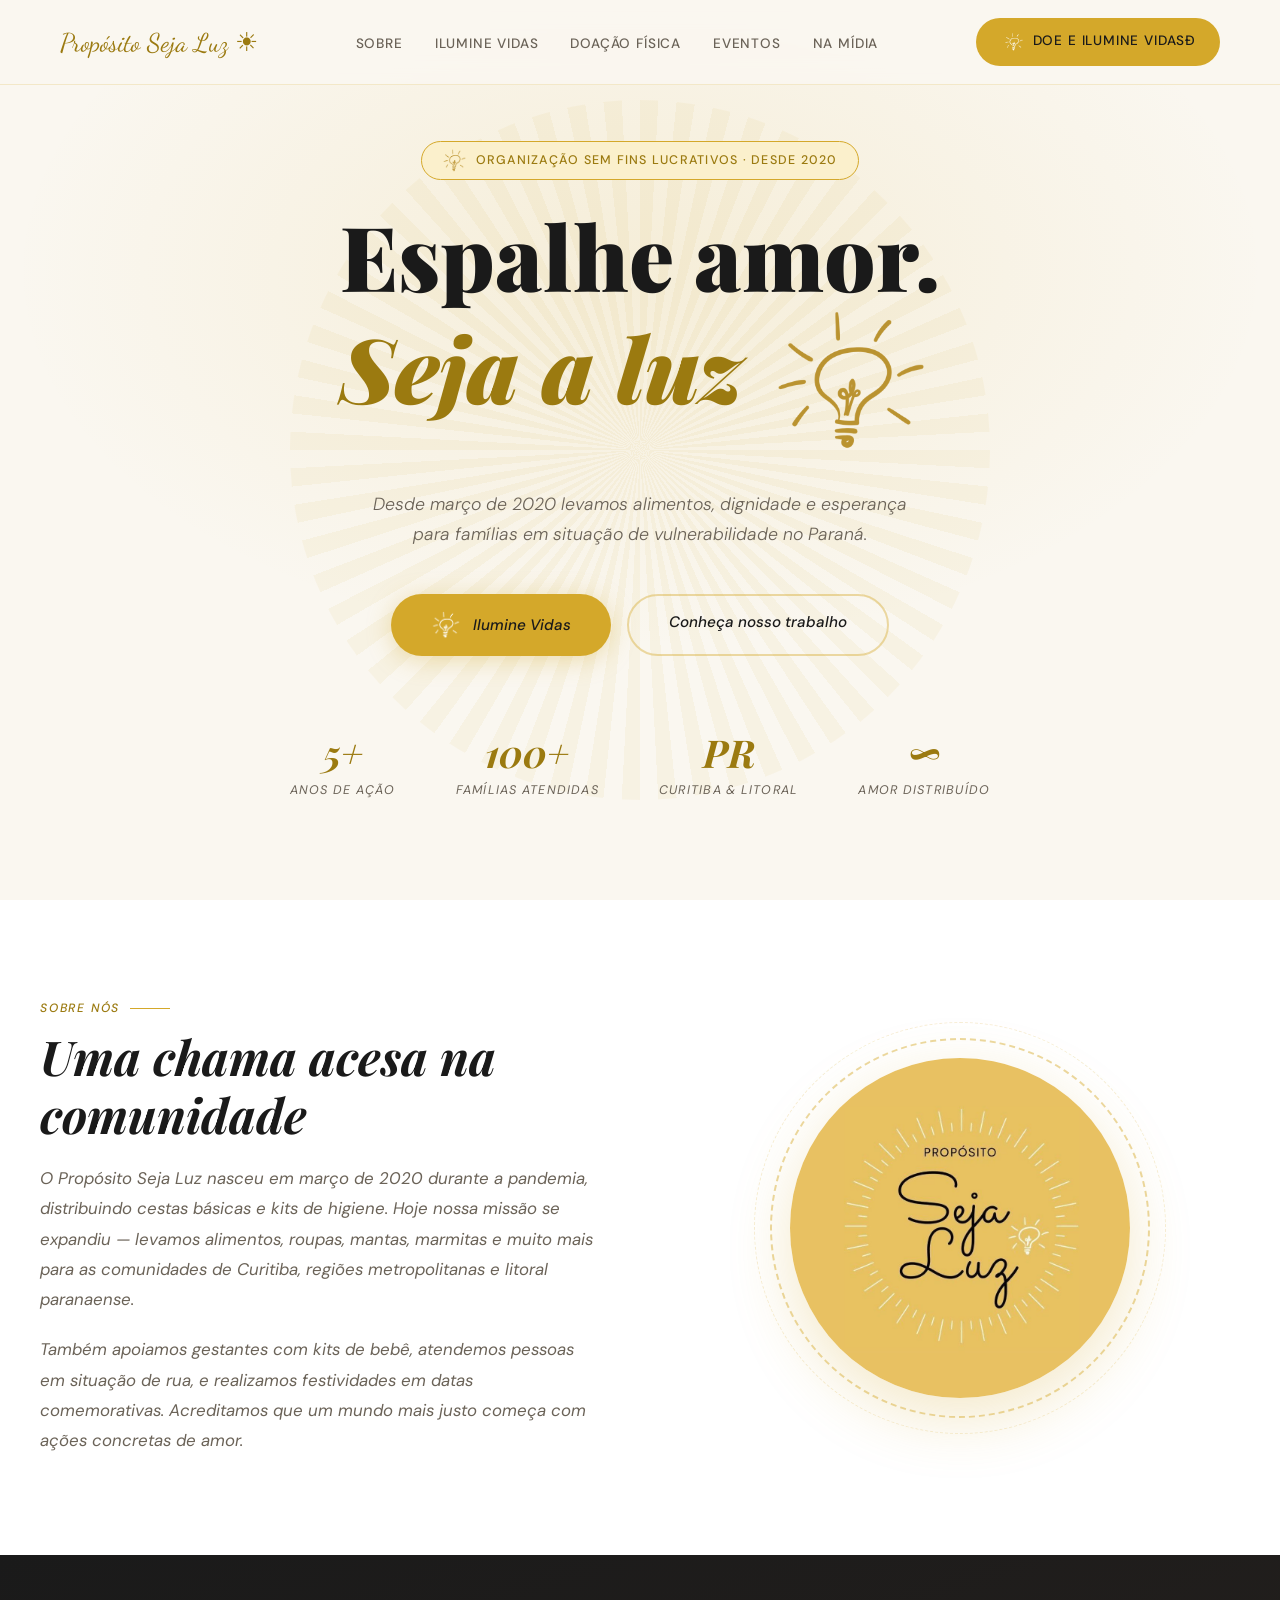
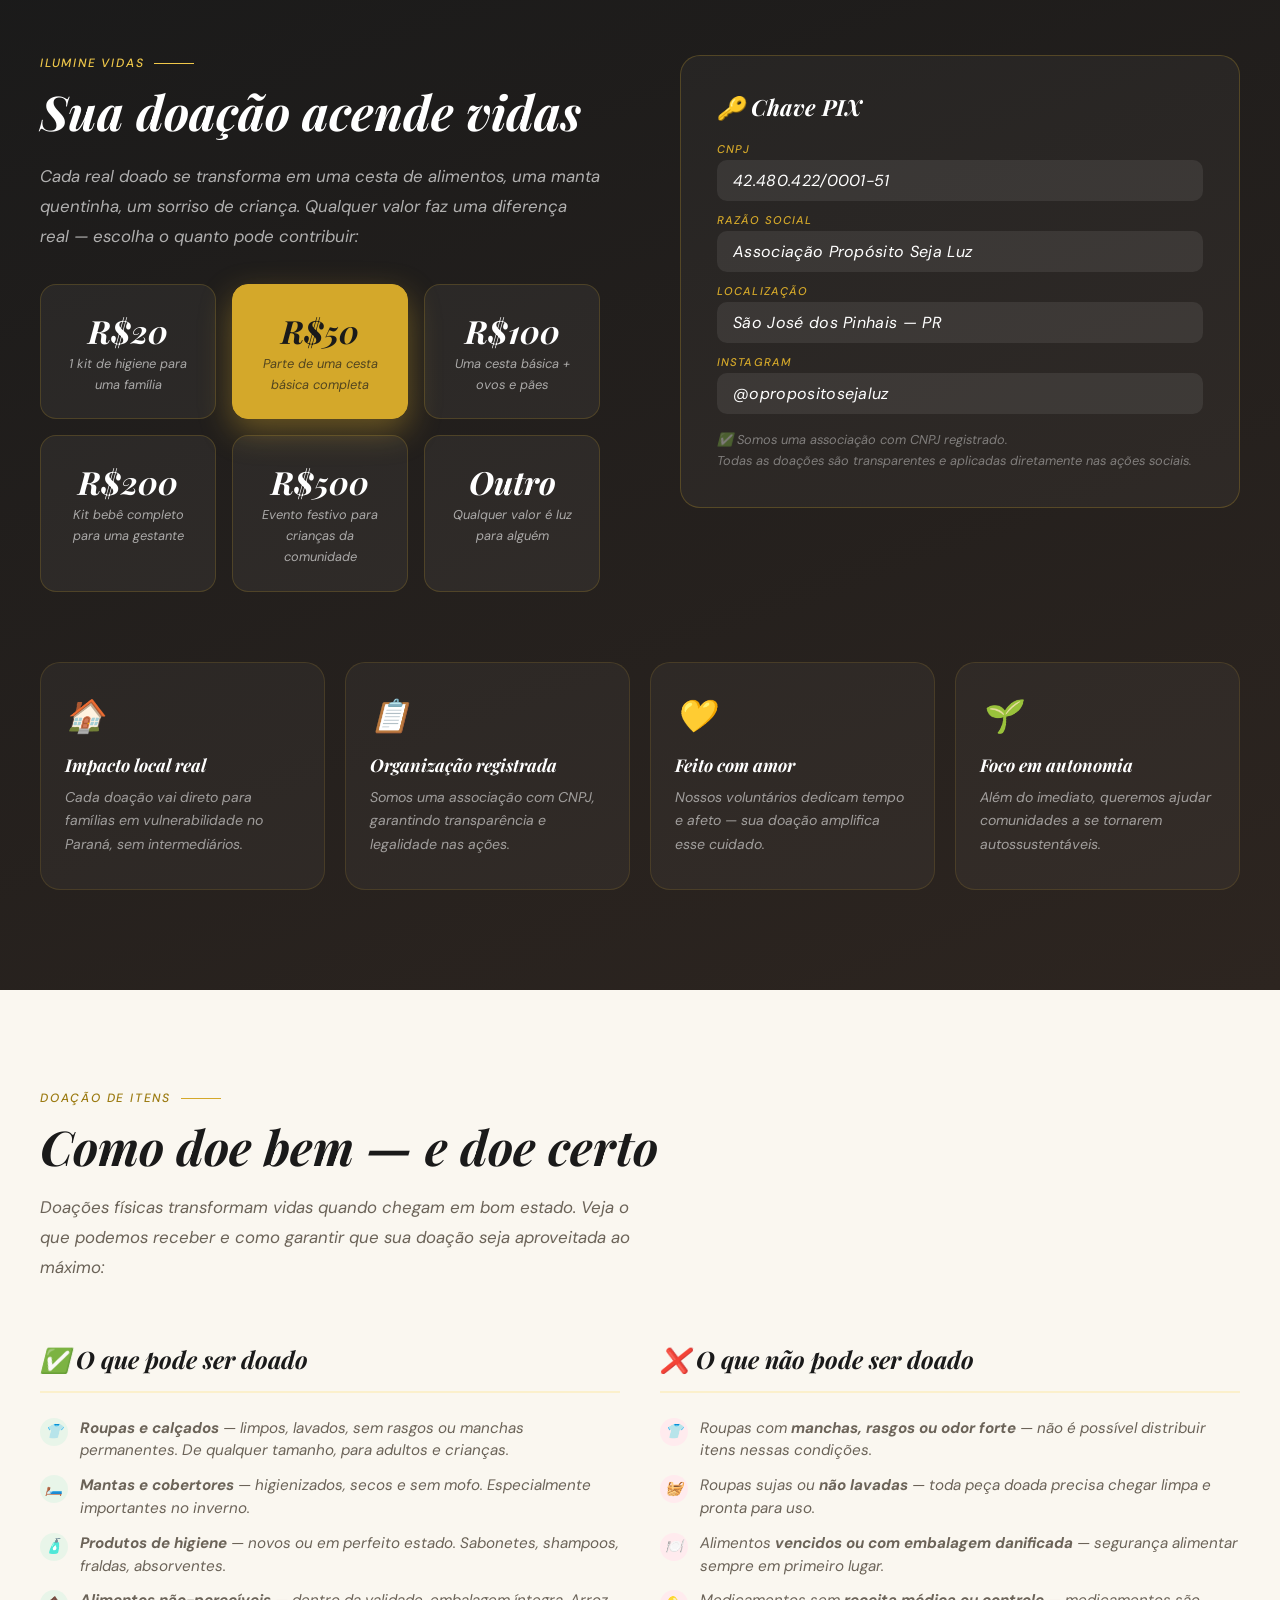
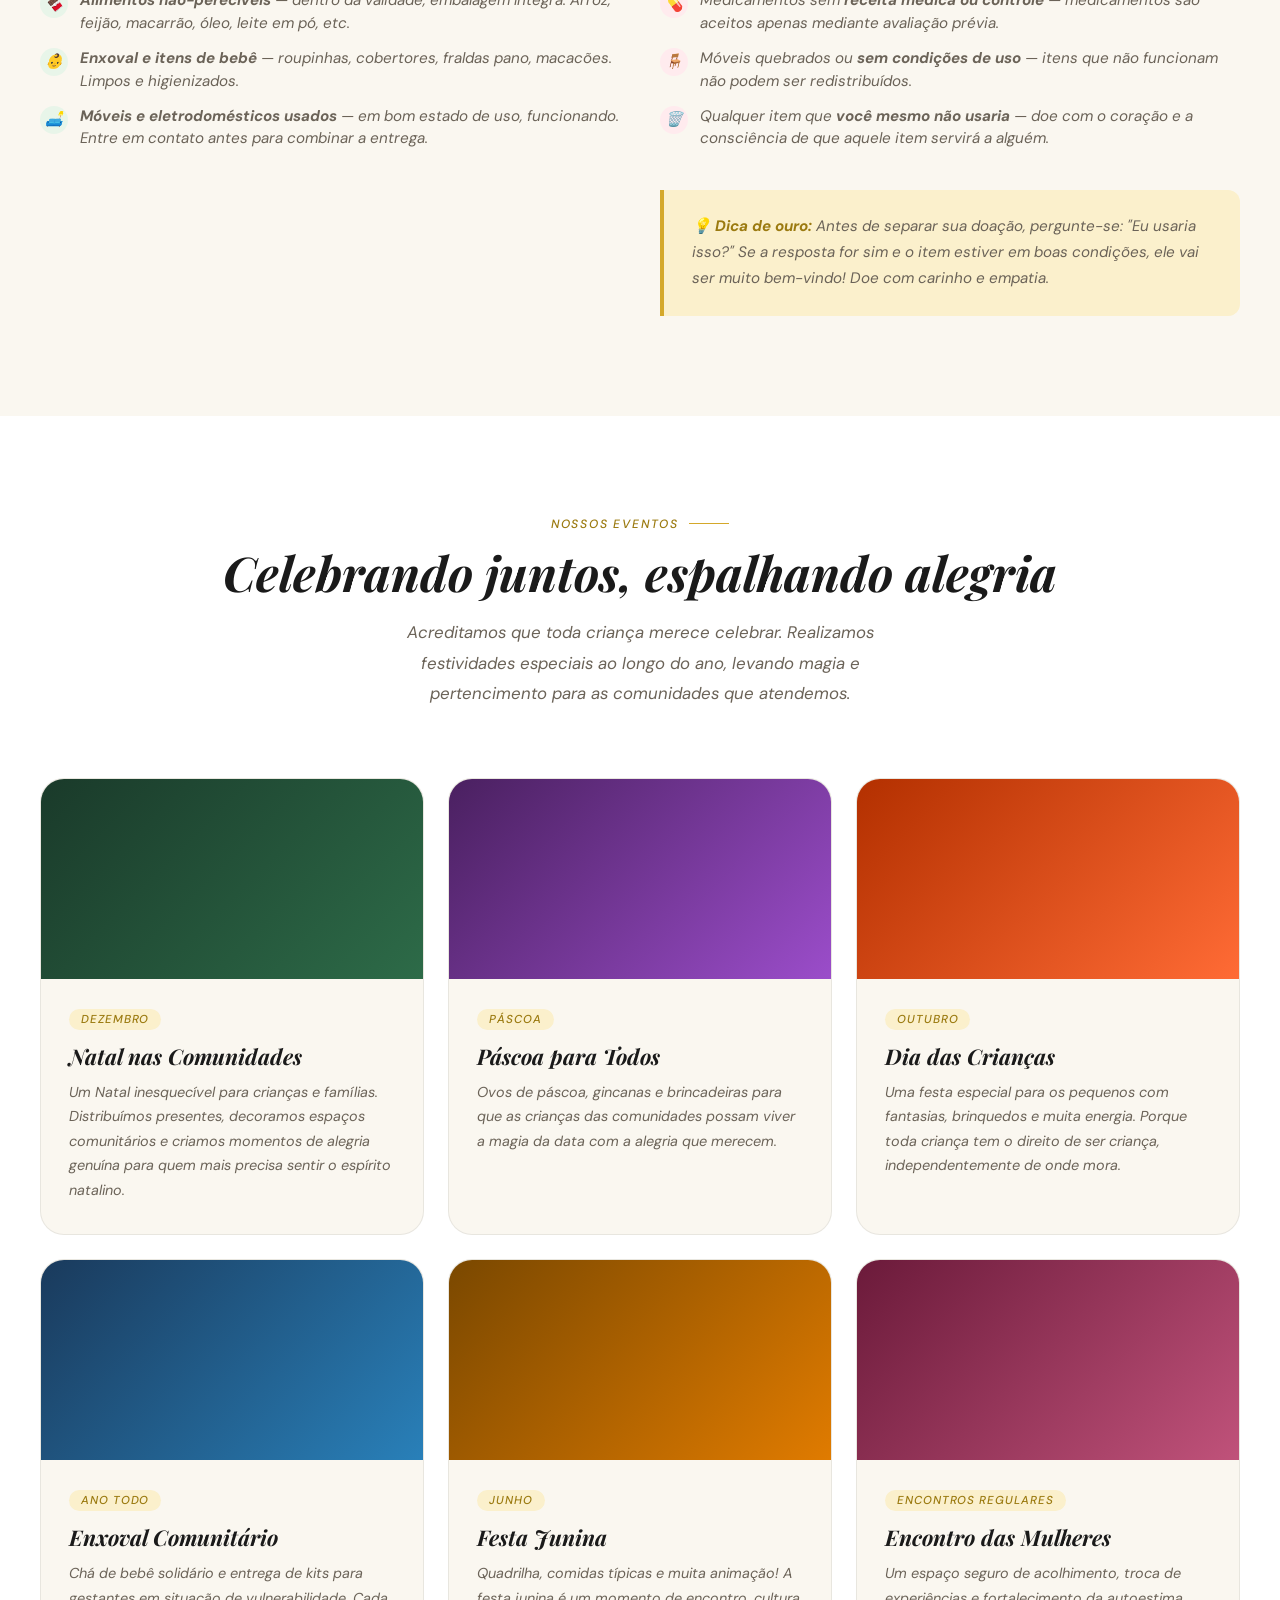
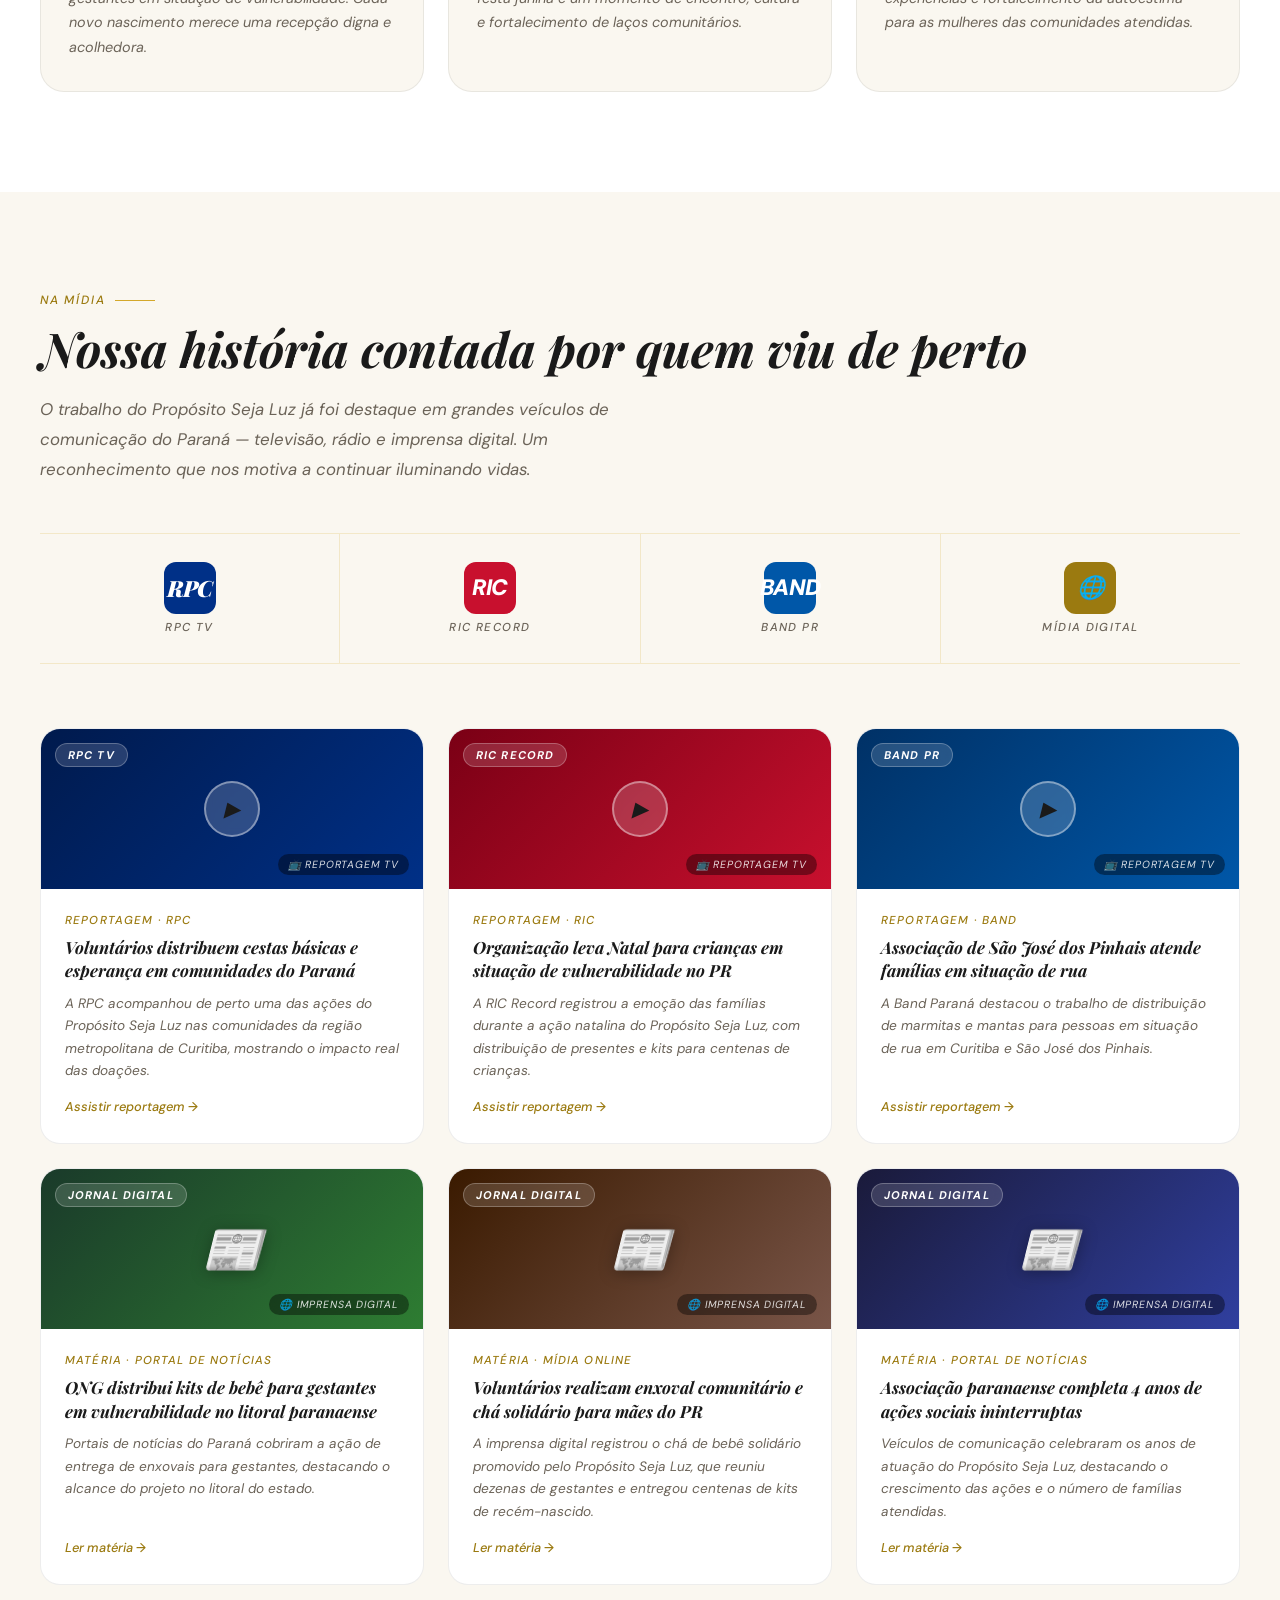
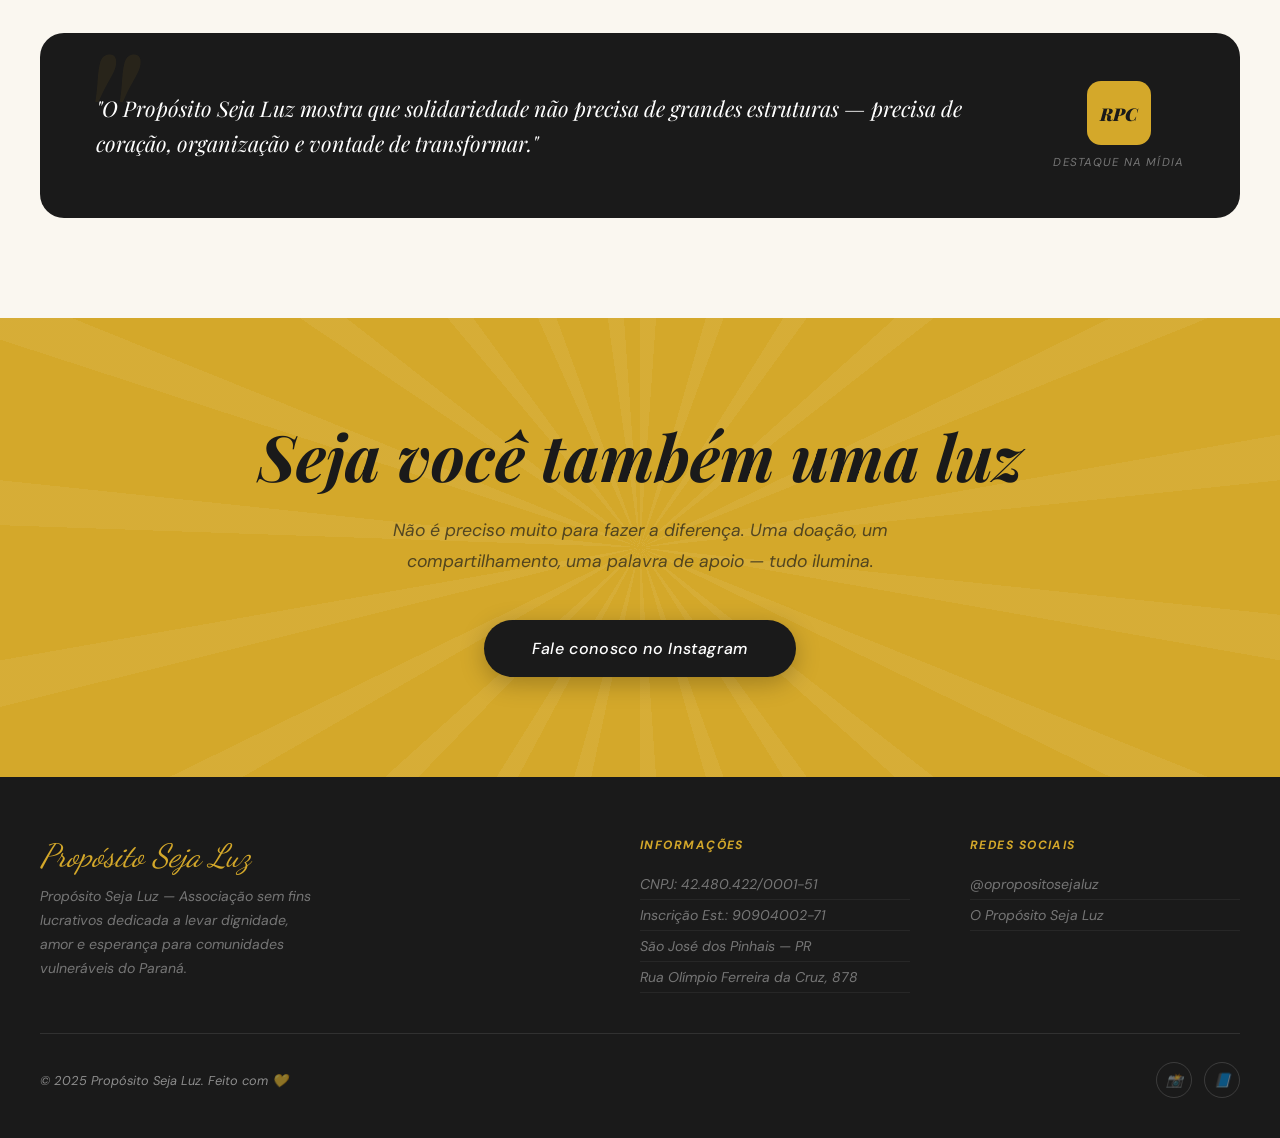
<file: index_old.html>
<!DOCTYPE html>
<html lang="pt-BR">
<head>
<meta charset="UTF-8">
<meta name="viewport" content="width=device-width, initial-scale=1.0">
<title>Propósito Seja Luz — Doe Amor, Espalhe Luz</title>
<link href="https://fonts.googleapis.com/css2?family=Playfair+Display:ital,wght@0,400;0,700;0,900;1,400&family=DM+Sans:wght@300;400;500&family=Dancing+Script:wght@700&display=swap" rel="stylesheet">
<style>
  :root {
    --gold: #D4A82A;
    --gold-light: #F0C84A;
    --gold-pale: #FBF0CC;
    --gold-dark: #9B7A10;
    --cream: #FAF7F0;
    --charcoal: #1A1A1A;
    --warm-gray: #6B6358;
    --white: #FFFFFF;
  }

  * { margin: 0; padding: 0; box-sizing: border-box; }

  html { scroll-behavior: smooth; }

  body {
    font-family: 'DM Sans', sans-serif;
    background: var(--cream);
    color: var(--charcoal);
    overflow-x: hidden;
  }

  /* ── NAV ── */
  nav {
    position: fixed; top: 0; width: 100%; z-index: 100;
    display: flex; align-items: center; justify-content: space-between;
    padding: 18px 60px;
    background: rgba(250,247,240,0.92);
    backdrop-filter: blur(12px);
    border-bottom: 1px solid rgba(212,168,42,0.2);
  }
  .nav-logo {
    font-family: 'Dancing Script', cursive;
    font-size: 1.6rem; color: var(--gold-dark);
    text-decoration: none;
  }
  .nav-links { display: flex; gap: 32px; list-style: none; }
  .nav-links a {
    font-size: 0.85rem; font-weight: 500; letter-spacing: 0.06em;
    text-transform: uppercase; color: var(--warm-gray);
    text-decoration: none; transition: color 0.3s;
  }
  .nav-links a:hover { color: var(--gold-dark); }
  .nav-cta {
    background: var(--gold); color: var(--charcoal);
    padding: 10px 24px; border-radius: 100px;
    font-size: 0.85rem; font-weight: 500; letter-spacing: 0.06em;
    text-transform: uppercase; text-decoration: none;
    transition: background 0.3s, transform 0.2s;
  }
  .nav-cta:hover { background: var(--gold-light); transform: translateY(-1px); }

  /* ── HERO ── */
  .hero {
    min-height: 100vh;
    display: flex; flex-direction: column; align-items: center; justify-content: center;
    text-align: center;
    padding: 120px 40px 80px;
    position: relative;
    overflow: hidden;
    background: var(--cream);
  }
  .hero::before {
    content: '';
    position: absolute; inset: 0;
    background: radial-gradient(ellipse 70% 60% at 50% 30%, rgba(212,168,42,0.12) 0%, transparent 70%);
    pointer-events: none;
  }
  .hero-rays {
    position: absolute; top: 50%; left: 50%;
    transform: translate(-50%, -50%);
    width: 700px; height: 700px;
    opacity: 0.06;
    animation: slowspin 40s linear infinite;
  }
  @keyframes slowspin { to { transform: translate(-50%, -50%) rotate(360deg); } }
  .hero-rays::before, .hero-rays::after {
    content: '';
    position: absolute; inset: 0; border-radius: 50%;
    background: repeating-conic-gradient(var(--gold) 0deg 3deg, transparent 3deg 12deg);
  }
  .hero-rays::after { transform: rotate(6deg); }

  .hero-badge {
    display: inline-block;
    background: var(--gold-pale); border: 1px solid var(--gold);
    color: var(--gold-dark);
    padding: 6px 20px; border-radius: 100px;
    font-size: 0.78rem; font-weight: 500; letter-spacing: 0.1em; text-transform: uppercase;
    margin-bottom: 28px;
    animation: fadeUp 0.8s ease both;
  }
  .hero h1 {
    font-family: 'Playfair Display', serif;
    font-size: clamp(3rem, 7vw, 6rem);
    line-height: 1.05; font-weight: 900;
    color: var(--charcoal);
    animation: fadeUp 0.8s 0.15s ease both;
  }
  .hero h1 em {
    font-style: italic; color: var(--gold-dark);
    display: block;
  }
  .hero-sub {
    max-width: 540px; margin: 28px auto 0;
    font-size: 1.1rem; font-weight: 300; line-height: 1.75;
    color: var(--warm-gray);
    animation: fadeUp 0.8s 0.3s ease both;
  }
  .hero-actions {
    display: flex; gap: 16px; justify-content: center; flex-wrap: wrap;
    margin-top: 44px;
    animation: fadeUp 0.8s 0.45s ease both;
  }
  .svg-bulb {
    width: 1.1em; height: 1.1em;
    vertical-align: middle; display: inline-block;
    color: currentColor; flex-shrink: 0;
  }
  .badge-bulb .svg-bulb { width: 14px; height: 14px; color: var(--gold-dark); }
  .btn-bulb .svg-bulb { width: 18px; height: 18px; color: var(--charcoal); }
  .nav-bulb .svg-bulb { width: 14px; height: 14px; color: var(--charcoal); }
  .hero h1 em .svg-bulb { width: 0.7em; height: 0.7em; color: var(--gold-dark); vertical-align: middle; }
  .cta-final h2 .svg-bulb { width: 0.75em; height: 0.75em; color: var(--charcoal); vertical-align: middle; }
  .why-icon .svg-bulb { width: 2rem; height: 2rem; color: var(--gold); }
  .btn-primary {
    background: var(--gold); color: var(--charcoal);
    padding: 16px 40px; border-radius: 100px;
    font-size: 0.95rem; font-weight: 500;
    text-decoration: none; border: none; cursor: pointer;
    transition: all 0.3s; display: inline-flex; align-items: center; gap: 8px;
    box-shadow: 0 4px 24px rgba(212,168,42,0.35);
  }
  .btn-primary:hover {
    background: var(--gold-light); transform: translateY(-2px);
    box-shadow: 0 8px 32px rgba(212,168,42,0.45);
  }
  .btn-secondary {
    background: transparent; color: var(--charcoal);
    padding: 16px 40px; border-radius: 100px;
    font-size: 0.95rem; font-weight: 500;
    text-decoration: none; border: 2px solid rgba(212,168,42,0.4); cursor: pointer;
    transition: all 0.3s;
  }
  .btn-secondary:hover {
    border-color: var(--gold); background: var(--gold-pale);
    transform: translateY(-2px);
  }

  .hero-stats {
    display: flex; gap: 60px; justify-content: center; flex-wrap: wrap;
    margin-top: 70px;
    animation: fadeUp 0.8s 0.6s ease both;
  }
  .hero-stat { text-align: center; }
  .hero-stat .num {
    font-family: 'Playfair Display', serif;
    font-size: 2.4rem; font-weight: 700; color: var(--gold-dark);
    display: block;
  }
  .hero-stat .label {
    font-size: 0.78rem; text-transform: uppercase; letter-spacing: 0.1em;
    color: var(--warm-gray); margin-top: 4px;
  }

  @keyframes fadeUp {
    from { opacity: 0; transform: translateY(24px); }
    to { opacity: 1; transform: translateY(0); }
  }

  /* ── SECTION COMMONS ── */
  section { padding: 100px 40px; }
  .section-label {
    font-size: 0.75rem; text-transform: uppercase; letter-spacing: 0.15em;
    color: var(--gold-dark); font-weight: 500; margin-bottom: 12px;
    display: flex; align-items: center; gap: 10px;
  }
  .section-label::after {
    content: ''; flex: 1; height: 1px; background: var(--gold);
    max-width: 40px;
  }
  h2 {
    font-family: 'Playfair Display', serif;
    font-size: clamp(2rem, 4vw, 3rem);
    font-weight: 700; line-height: 1.2;
    color: var(--charcoal);
  }

  /* ── ABOUT ── */
  .about {
    background: var(--white);
    display: grid; grid-template-columns: 1fr 1fr;
    gap: 80px; align-items: center;
    max-width: 1200px; margin: 0 auto;
  }
  .about-text p {
    font-size: 1.05rem; line-height: 1.8;
    color: var(--warm-gray); margin-top: 20px;
  }
  .about-visual {
    position: relative;
  }
  .about-logo-wrap {
    width: 340px; height: 340px;
    background: transparent;
    border-radius: 50%; margin: 0 auto;
    display: flex; align-items: center; justify-content: center;
    position: relative;
    box-shadow: 0 20px 60px rgba(212,168,42,0.25);
  }
  .about-logo-wrap::before {
    content: '';
    position: absolute; inset: -20px;
    border-radius: 50%;
    border: 2px dashed rgba(212,168,42,0.45);
    animation: slowspin 20s linear infinite;
  }
  .about-logo-wrap::after {
    content: '';
    position: absolute; inset: -36px;
    border-radius: 50%;
    border: 1px dashed rgba(212,168,42,0.2);
    animation: slowspin 30s linear infinite reverse;
  }
  .about-logo-img {
    width: 100%; height: 100%;
    border-radius: 50%;
    object-fit: cover;
    display: block;
  }

  /* ── DOAÇÃO SECTION ── */
  .donation-section {
    background: linear-gradient(160deg, var(--charcoal) 0%, #2D2520 100%);
    padding: 100px 40px;
  }
  .donation-section .section-label { color: var(--gold-light); }
  .donation-section .section-label::after { background: var(--gold-light); }
  .donation-section h2 { color: var(--white); }
  .donation-inner {
    max-width: 1200px; margin: 0 auto;
  }
  .donation-intro {
    display: grid; grid-template-columns: 1fr 1fr;
    gap: 80px; align-items: start; margin-bottom: 70px;
  }
  .donation-desc {
    font-size: 1.05rem; line-height: 1.8;
    color: rgba(255,255,255,0.65); margin-top: 20px;
  }

  /* Donation amount cards */
  .donation-amounts {
    display: grid; grid-template-columns: repeat(3, 1fr); gap: 16px;
    margin-top: 28px;
  }
  .amount-card {
    background: rgba(255,255,255,0.05);
    border: 1px solid rgba(212,168,42,0.2);
    border-radius: 16px; padding: 24px;
    text-align: center; cursor: pointer;
    transition: all 0.3s; text-decoration: none;
  }
  .amount-card:hover, .amount-card.featured {
    background: var(--gold);
    border-color: var(--gold);
    transform: translateY(-4px);
    box-shadow: 0 12px 32px rgba(212,168,42,0.4);
  }
  .amount-card .valor {
    font-family: 'Playfair Display', serif;
    font-size: 2rem; font-weight: 700; color: var(--white);
    display: block;
  }
  .amount-card:hover .valor, .amount-card.featured .valor { color: var(--charcoal); }
  .amount-card .impacto {
    font-size: 0.8rem; color: rgba(255,255,255,0.6);
    margin-top: 6px; line-height: 1.5;
  }
  .amount-card:hover .impacto, .amount-card.featured .impacto { color: var(--charcoal); opacity: 0.7; }

  /* PIX card */
  .pix-card {
    background: rgba(255,255,255,0.04);
    border: 1px solid rgba(212,168,42,0.25);
    border-radius: 20px; padding: 36px;
    margin-top: 0;
  }
  .pix-card h3 {
    font-family: 'Playfair Display', serif;
    font-size: 1.4rem; color: var(--white); margin-bottom: 20px;
    display: flex; align-items: center; gap: 10px;
  }
  .pix-info { display: flex; flex-direction: column; gap: 12px; }
  .pix-row {
    display: flex; flex-direction: column; gap: 4px;
  }
  .pix-row span:first-child {
    font-size: 0.7rem; text-transform: uppercase; letter-spacing: 0.1em;
    color: var(--gold); font-weight: 500;
  }
  .pix-row .pix-value {
    font-size: 1rem; color: var(--white); font-weight: 400;
    background: rgba(255,255,255,0.08);
    padding: 10px 16px; border-radius: 10px;
    letter-spacing: 0.02em;
  }
  .pix-note {
    font-size: 0.8rem; color: rgba(255,255,255,0.4);
    margin-top: 16px; line-height: 1.6;
  }

  /* why donate cards */
  .why-grid {
    display: grid; grid-template-columns: repeat(4, 1fr); gap: 20px;
    margin-top: 60px;
  }
  .why-card {
    background: rgba(255,255,255,0.04);
    border: 1px solid rgba(212,168,42,0.15);
    border-radius: 20px; padding: 32px 24px;
    transition: transform 0.3s, border-color 0.3s;
  }
  .why-card:hover {
    transform: translateY(-6px);
    border-color: rgba(212,168,42,0.4);
  }
  .why-icon { font-size: 2rem; margin-bottom: 16px; display: block; }
  .why-card h4 {
    font-family: 'Playfair Display', serif;
    font-size: 1.1rem; color: var(--white); margin-bottom: 10px;
  }
  .why-card p { font-size: 0.88rem; color: rgba(255,255,255,0.55); line-height: 1.7; }

  /* ── DOAÇÃO FÍSICA ── */
  .doacao-fisica {
    background: var(--cream); padding: 100px 40px;
  }
  .doacao-fisica-inner {
    max-width: 1200px; margin: 0 auto;
  }
  .fisica-header { margin-bottom: 60px; }
  .fisica-header p {
    font-size: 1.05rem; color: var(--warm-gray); line-height: 1.8;
    max-width: 600px; margin-top: 16px;
  }
  .fisica-grid {
    display: grid; grid-template-columns: 1fr 1fr; gap: 40px;
  }
  .fisica-col h3 {
    font-family: 'Playfair Display', serif;
    font-size: 1.5rem; color: var(--charcoal); margin-bottom: 24px;
    padding-bottom: 16px; border-bottom: 2px solid var(--gold-pale);
  }
  .check-list { list-style: none; display: flex; flex-direction: column; gap: 12px; }
  .check-list li {
    display: flex; align-items: flex-start; gap: 12px;
    font-size: 0.95rem; color: var(--warm-gray); line-height: 1.5;
  }
  .check-list li .icon {
    width: 28px; height: 28px; border-radius: 50%;
    display: flex; align-items: center; justify-content: center;
    font-size: 0.9rem; flex-shrink: 0; margin-top: 1px;
  }
  .icon-yes { background: #E8F5E9; color: #2E7D32; }
  .icon-no  { background: #FFEBEE; color: #C62828; }

  .fisica-tip {
    background: var(--gold-pale);
    border-left: 4px solid var(--gold);
    border-radius: 0 12px 12px 0;
    padding: 24px 28px;
    margin-top: 40px;
    font-size: 0.95rem; color: var(--warm-gray); line-height: 1.7;
  }
  .fisica-tip strong { color: var(--gold-dark); }

  /* ── EVENTOS ── */
  .eventos {
    background: var(--white); padding: 100px 40px;
  }
  .eventos-inner { max-width: 1200px; margin: 0 auto; }
  .eventos-header { text-align: center; margin-bottom: 70px; }
  .eventos-header p {
    font-size: 1.05rem; color: var(--warm-gray); line-height: 1.8;
    max-width: 560px; margin: 16px auto 0;
  }

  .eventos-grid {
    display: grid; grid-template-columns: repeat(3, 1fr); gap: 24px;
  }
  .evento-card {
    border-radius: 24px; overflow: hidden;
    border: 1px solid rgba(0,0,0,0.07);
    transition: transform 0.35s, box-shadow 0.35s;
    background: var(--cream);
  }
  .evento-card:hover {
    transform: translateY(-8px);
    box-shadow: 0 20px 50px rgba(0,0,0,0.1);
  }
  .evento-card:first-child { grid-column: span 1; }
  .evento-card-img {
    height: 200px;
    display: flex; align-items: center; justify-content: center;
    font-size: 5rem;
    position: relative; overflow: hidden;
  }
  .evento-card:first-child .evento-card-img { height: 200px; }
  .img-natal    { background: linear-gradient(135deg, #1a3a2a 0%, #2d6b48 100%); }
  .img-pascoa   { background: linear-gradient(135deg, #4a2060 0%, #9b4dca 100%); }
  .img-criancas { background: linear-gradient(135deg, #b33000 0%, #ff6b35 100%); }
  .img-enxoval  { background: linear-gradient(135deg, #1a3a5c 0%, #2980b9 100%); }
  .img-junina   { background: linear-gradient(135deg, #7a4800 0%, #e07b00 100%); }
  .img-mulheres { background: linear-gradient(135deg, #6b1a3a 0%, #c0527a 100%); }

  .evento-emoji {
    font-size: 4.5rem;
    filter: drop-shadow(0 4px 12px rgba(0,0,0,0.3));
    animation: float 4s ease-in-out infinite;
  }
  @keyframes float {
    0%, 100% { transform: translateY(0); }
    50% { transform: translateY(-8px); }
  }
  .evento-body { padding: 28px 28px 32px; }
  .evento-tag {
    display: inline-block;
    background: var(--gold-pale); color: var(--gold-dark);
    padding: 3px 12px; border-radius: 100px;
    font-size: 0.72rem; font-weight: 500; letter-spacing: 0.08em; text-transform: uppercase;
    margin-bottom: 12px;
  }
  .evento-body h3 {
    font-family: 'Playfair Display', serif;
    font-size: 1.35rem; color: var(--charcoal); margin-bottom: 10px;
  }
  .evento-body p {
    font-size: 0.9rem; color: var(--warm-gray); line-height: 1.7;
  }

  /* ── CTA FINAL ── */
  .cta-final {
    background: var(--gold);
    padding: 100px 40px;
    text-align: center;
    position: relative; overflow: hidden;
  }
  .cta-final::before {
    content: '';
    position: absolute; inset: 0;
    background: repeating-conic-gradient(rgba(255,255,255,0.06) 0deg 4deg, transparent 4deg 16deg);
    pointer-events: none;
  }
  .cta-final h2 {
    font-family: 'Playfair Display', serif;
    font-size: clamp(2.2rem, 5vw, 4rem);
    color: var(--charcoal); position: relative;
  }
  .cta-final p {
    font-size: 1.1rem; color: rgba(26,26,26,0.7);
    max-width: 500px; margin: 20px auto 44px;
    line-height: 1.75; position: relative;
  }
  .cta-final .btn-dark {
    background: var(--charcoal); color: var(--white);
    padding: 18px 48px; border-radius: 100px;
    font-size: 1rem; font-weight: 500; letter-spacing: 0.04em;
    text-decoration: none; display: inline-flex; align-items: center; gap: 10px;
    transition: all 0.3s; position: relative;
    box-shadow: 0 6px 24px rgba(0,0,0,0.25);
  }
  .cta-final .btn-dark:hover {
    background: #2d2520; transform: translateY(-2px);
    box-shadow: 0 12px 36px rgba(0,0,0,0.35);
  }

  /* ── FOOTER ── */
  footer {
    background: var(--charcoal);
    padding: 60px 40px 40px;
    color: rgba(255,255,255,0.5);
  }
  .footer-inner {
    max-width: 1200px; margin: 0 auto;
    display: grid; grid-template-columns: 2fr 1fr 1fr;
    gap: 60px; padding-bottom: 40px;
    border-bottom: 1px solid rgba(255,255,255,0.1);
  }
  .footer-brand .name {
    font-family: 'Dancing Script', cursive;
    font-size: 2rem; color: var(--gold); display: block; margin-bottom: 10px;
  }
  .footer-brand p {
    font-size: 0.88rem; line-height: 1.7;
    color: rgba(255,255,255,0.4); max-width: 280px;
  }
  .footer-col h4 {
    font-size: 0.75rem; text-transform: uppercase; letter-spacing: 0.12em;
    color: var(--gold); margin-bottom: 16px;
  }
  .footer-col ul { list-style: none; }
  .footer-col ul li {
    font-size: 0.88rem; color: rgba(255,255,255,0.4);
    padding: 6px 0; border-bottom: 1px solid rgba(255,255,255,0.06);
  }
  .footer-bottom {
    max-width: 1200px; margin: 28px auto 0;
    display: flex; justify-content: space-between; align-items: center;
    font-size: 0.8rem;
  }
  .social-links { display: flex; gap: 12px; }
  .social-link {
    width: 36px; height: 36px; border-radius: 50%;
    border: 1px solid rgba(255,255,255,0.15);
    display: flex; align-items: center; justify-content: center;
    color: rgba(255,255,255,0.5); text-decoration: none; font-size: 0.85rem;
    transition: all 0.3s;
  }
  .social-link:hover { background: var(--gold); border-color: var(--gold); color: var(--charcoal); }

  /* ── MÍDIA ── */
  .midia {
    background: var(--cream);
    padding: 100px 40px;
  }
  .midia-inner { max-width: 1200px; margin: 0 auto; }
  .midia-header { margin-bottom: 20px; }
  .midia-header p {
    font-size: 1.05rem; color: var(--warm-gray); line-height: 1.8;
    max-width: 600px; margin-top: 16px;
  }

  /* Logos row */
  .midia-logos {
    display: flex; align-items: center; gap: 0;
    margin: 48px 0 64px;
    border-top: 1px solid rgba(212,168,42,0.2);
    border-bottom: 1px solid rgba(212,168,42,0.2);
    overflow: hidden;
  }
  .midia-logo-item {
    flex: 1; padding: 28px 32px;
    display: flex; align-items: center; justify-content: center;
    border-right: 1px solid rgba(212,168,42,0.2);
    transition: background 0.3s;
  }
  .midia-logo-item:last-child { border-right: none; }
  .midia-logo-item:hover { background: var(--gold-pale); }
  .midia-logo-badge {
    display: flex; flex-direction: column; align-items: center; gap: 6px;
  }
  .midia-logo-badge .canal-icon {
    width: 52px; height: 52px; border-radius: 12px;
    display: flex; align-items: center; justify-content: center;
    font-size: 1.4rem; font-weight: 900;
    letter-spacing: -0.03em;
  }
  .icon-rpc  { background: #003087; color: #fff; font-size: 1rem; font-family: 'Playfair Display', serif; }
  .icon-ric  { background: #C8102E; color: #fff; font-size: 1rem; font-family: 'DM Sans', sans-serif; font-weight: 700; }
  .icon-band { background: #0057A8; color: #fff; font-size: 0.85rem; font-family: 'DM Sans', sans-serif; font-weight: 700; }
  .icon-web  { background: var(--gold-dark); color: #fff; font-size: 1rem; }
  .midia-logo-badge .canal-nome {
    font-size: 0.72rem; text-transform: uppercase; letter-spacing: 0.12em;
    color: var(--warm-gray); font-weight: 500;
  }

  /* Cards de reportagem */
  .midia-grid {
    display: grid;
    grid-template-columns: repeat(3, 1fr);
    gap: 24px;
  }
  .midia-card {
    background: var(--white);
    border: 1px solid rgba(0,0,0,0.07);
    border-radius: 20px; overflow: hidden;
    transition: transform 0.35s, box-shadow 0.35s;
    text-decoration: none; color: inherit;
    display: flex; flex-direction: column;
  }
  .midia-card:hover {
    transform: translateY(-6px);
    box-shadow: 0 16px 44px rgba(0,0,0,0.1);
  }
  .midia-card-thumb {
    height: 160px;
    display: flex; align-items: center; justify-content: center;
    position: relative; overflow: hidden;
    flex-shrink: 0;
  }
  .thumb-rpc  { background: linear-gradient(135deg, #001a4d 0%, #003087 100%); }
  .thumb-ric  { background: linear-gradient(135deg, #7a0015 0%, #C8102E 100%); }
  .thumb-band { background: linear-gradient(135deg, #003166 0%, #0057A8 100%); }
  .thumb-web1 { background: linear-gradient(135deg, #1a3a2a 0%, #2E7D32 100%); }
  .thumb-web2 { background: linear-gradient(135deg, #3a1a00 0%, #795548 100%); }
  .thumb-web3 { background: linear-gradient(135deg, #1a1a3a 0%, #303F9F 100%); }

  .midia-card-thumb .play-btn {
    width: 56px; height: 56px; border-radius: 50%;
    background: rgba(255,255,255,0.18); border: 2px solid rgba(255,255,255,0.4);
    display: flex; align-items: center; justify-content: center;
    font-size: 1.3rem;
    backdrop-filter: blur(4px);
    transition: background 0.3s, transform 0.3s;
  }
  .midia-card:hover .play-btn {
    background: rgba(255,255,255,0.32); transform: scale(1.1);
  }
  .midia-card-thumb .news-icon {
    font-size: 3rem;
    filter: drop-shadow(0 2px 8px rgba(0,0,0,0.3));
  }
  .midia-card-thumb .canal-tag {
    position: absolute; top: 14px; left: 14px;
    background: rgba(255,255,255,0.15); backdrop-filter: blur(8px);
    border: 1px solid rgba(255,255,255,0.25);
    padding: 4px 12px; border-radius: 100px;
    font-size: 0.7rem; font-weight: 700; letter-spacing: 0.1em;
    color: #fff; text-transform: uppercase;
  }
  .midia-card-thumb .tipo-tag {
    position: absolute; bottom: 14px; right: 14px;
    background: rgba(0,0,0,0.4); backdrop-filter: blur(8px);
    padding: 4px 10px; border-radius: 100px;
    font-size: 0.65rem; letter-spacing: 0.08em;
    color: rgba(255,255,255,0.85); text-transform: uppercase;
  }

  .midia-card-body { padding: 24px 24px 28px; flex: 1; display: flex; flex-direction: column; }
  .midia-card-body .data {
    font-size: 0.72rem; text-transform: uppercase; letter-spacing: 0.1em;
    color: var(--gold-dark); margin-bottom: 8px; font-weight: 500;
  }
  .midia-card-body h4 {
    font-family: 'Playfair Display', serif;
    font-size: 1.05rem; color: var(--charcoal);
    line-height: 1.4; margin-bottom: 10px;
  }
  .midia-card-body p {
    font-size: 0.85rem; color: var(--warm-gray); line-height: 1.65; flex: 1;
  }
  .midia-card-link {
    display: inline-flex; align-items: center; gap: 6px;
    font-size: 0.8rem; font-weight: 500; color: var(--gold-dark);
    margin-top: 16px; text-decoration: none;
    transition: gap 0.2s;
  }
  .midia-card:hover .midia-card-link { gap: 10px; }

  /* Destaque quote */
  .midia-quote {
    background: var(--charcoal);
    border-radius: 24px; padding: 48px 56px;
    margin-top: 48px;
    display: flex; align-items: center; gap: 48px;
    position: relative; overflow: hidden;
  }
  .midia-quote::before {
    content: '"';
    position: absolute; top: -20px; left: 24px;
    font-family: 'Playfair Display', serif;
    font-size: 14rem; color: rgba(212,168,42,0.08);
    line-height: 1; pointer-events: none;
  }
  .midia-quote-text {
    flex: 1;
    font-family: 'Playfair Display', serif;
    font-size: 1.35rem; font-style: italic;
    color: var(--white); line-height: 1.6;
  }
  .midia-quote-source {
    display: flex; flex-direction: column; align-items: center; gap: 10px;
    flex-shrink: 0;
  }
  .midia-quote-source .source-logo {
    width: 64px; height: 64px; border-radius: 14px;
    background: var(--gold); display: flex; align-items: center; justify-content: center;
    font-weight: 900; font-size: 1.1rem; color: var(--charcoal);
    font-family: 'Playfair Display', serif;
  }
  .midia-quote-source span {
    font-size: 0.72rem; text-transform: uppercase; letter-spacing: 0.1em;
    color: rgba(255,255,255,0.4);
  }

  @media (max-width: 900px) {
    .midia-grid { grid-template-columns: 1fr; }
    .midia-logos { flex-wrap: wrap; }
    .midia-logo-item { flex: 1 0 45%; border-right: none; border-bottom: 1px solid rgba(212,168,42,0.2); }
    .midia-quote { flex-direction: column; gap: 28px; padding: 36px 28px; }
    .midia-quote::before { font-size: 8rem; }
  }

  /* ── SCROLL REVEAL ── */
  .reveal {
    opacity: 0; transform: translateY(32px);
    transition: opacity 0.8s ease, transform 0.8s ease;
  }
  .reveal.visible { opacity: 1; transform: none; }

  /* ── RESPONSIVE ── */
  @media (max-width: 900px) {
    nav { padding: 16px 24px; }
    .nav-links { display: none; }
    .about, .donation-intro, .fisica-grid, .footer-inner {
      grid-template-columns: 1fr; gap: 40px;
    }
    .eventos-grid { grid-template-columns: 1fr; }
    .evento-card:first-child { grid-column: span 1; }
    .why-grid { grid-template-columns: 1fr 1fr; }
    .donation-amounts { grid-template-columns: repeat(2, 1fr); }
    .hero-stats { gap: 30px; }
  }
  @media (max-width: 560px) {
    section { padding: 70px 24px; }
    .why-grid { grid-template-columns: 1fr; }
    .donation-amounts { grid-template-columns: 1fr 1fr; }
    .hero-stats { gap: 20px; }
    .hero-stat .num { font-size: 1.8rem; }
  }
</style>
</head>
<body>

<!-- NAV -->
<nav>
  <a href="#" class="nav-logo">Propósito Seja Luz ☀</a>
  <ul class="nav-links">
    <li><a href="#sobre">Sobre</a></li>
    <li><a href="#doe">Ilumine Vidas</a></li>
    <li><a href="#fisica">Doação Física</a></li>
    <li><a href="#eventos">Eventos</a></li>
    <li><a href="#midia">Na Mídia</a></li>
  </ul>
  <a href="#doe" class="nav-cta">
   <span class="nav-bulb">
    <!--<svg class="svg-bulb" viewBox="0 0 24 24" fill="none" xmlns="http://www.w3.org/2000/svg"><path d="M12 2C8.13 2 5 5.13 5 9c0 2.38 1.19 4.47 3 5.74V17c0 .55.45 1 1 1h6c.55 0 1-.45 1-1v-2.26c1.81-1.27 3-3.36 3-5.74 0-3.87-3.13-7-7-7z" fill="currentColor" opacity="0.9"/><path d="M9 21c0 .55.45 1 1 1h4c.55 0 1-.45 1-1v-1H9v1z" fill="currentColor"/><line x1="9" y1="17" x2="15" y2="17" stroke="currentColor" stroke-width="1.5" stroke-linecap="round"/><line x1="12" y1="2" x2="12" y2="0.5" stroke="currentColor" stroke-width="1.5" stroke-linecap="round"/><line x1="4.22" y1="4.22" x2="3.1" y2="3.1" stroke="currentColor" stroke-width="1.5" stroke-linecap="round"/><line x1="19.78" y1="4.22" x2="20.9" y2="3.1" stroke="currentColor" stroke-width="1.5" stroke-linecap="round"/><line x1="2" y1="9" x2="0.5" y2="9" stroke="currentColor" stroke-width="1.5" stroke-linecap="round"/><line x1="22" y1="9" x2="23.5" y2="9" stroke="currentColor" stroke-width="1.5" stroke-linecap="round"/></svg> -->
  <img src="img/icon_bulb.png" class="svg-bulb" alt="lâmpada" 
  style="width:20px; height:20px; vertical-align:middle; margin:4px; filter: brightness(0) saturate(0%) invert(100%) sepia(0%) hue-rotate(50deg) brightness(600%);">
  </span> doe e ilumine vidasð</a>
</nav>

<!-- HERO -->
<section class="hero">
  <div class="hero-rays"></div>
  <div class="hero-badge">
  <span class="badge-bulb">
    <!-- <svg class="svg-bulb" viewBox="0 0 24 24" fill="none" xmlns="http://www.w3.org/2000/svg"><path d="M12 2C8.13 2 5 5.13 5 9c0 2.38 1.19 4.47 3 5.74V17c0 .55.45 1 1 1h6c.55 0 1-.45 1-1v-2.26c1.81-1.27 3-3.36 3-5.74 0-3.87-3.13-7-7-7z" fill="currentColor" opacity="0.9"/><path d="M9 21c0 .55.45 1 1 1h4c.55 0 1-.45 1-1v-1H9v1z" fill="currentColor"/><line x1="9" y1="17" x2="15" y2="17" stroke="currentColor" stroke-width="1.5" stroke-linecap="round"/><line x1="12" y1="2" x2="12" y2="0.5" stroke="currentColor" stroke-width="1.5" stroke-linecap="round"/><line x1="4.22" y1="4.22" x2="3.1" y2="3.1" stroke="currentColor" stroke-width="1.5" stroke-linecap="round"/><line x1="19.78" y1="4.22" x2="20.9" y2="3.1" stroke="currentColor" stroke-width="1.5" stroke-linecap="round"/><line x1="2" y1="9" x2="0.5" y2="9" stroke="currentColor" stroke-width="1.5" stroke-linecap="round"/><line x1="22" y1="9" x2="23.5" y2="9" stroke="currentColor" stroke-width="1.5" stroke-linecap="round"/> </svg>-->
      
          <img src="img/icon_bulb.png" class="svg-bulb" alt="lâmpada" 
  style="width:25px; height:25px; vertical-align:middle; margin-right:4px; filter: brightness(0) saturate(100%) invert(58%) sepia(52%) saturate(500%) hue-rotate(5deg) brightness(90%);">
  </span>
  
  Organização sem fins lucrativos · Desde 2020</div>
  <h1>
    Espalhe amor.<br>
    <em>Seja a luz 
      <img src="img/icon_bulb.png" class="svg-bulb" alt="lâmpada" 
        style="width:18%; height:18%; vertical-align:middle; margin-right:4px; filter: brightness(0) saturate(100%) invert(58%) sepia(52%) saturate(500%) hue-rotate(5deg) brightness(90%);">
      <!-- <svg class="svg-bulb" viewBox="0 0 24 24" fill="none" xmlns="http://www.w3.org/2000/svg"><path d="M12 2C8.13 2 5 5.13 5 9c0 2.38 1.19 4.47 3 5.74V17c0 .55.45 1 1 1h6c.55 0 1-.45 1-1v-2.26c1.81-1.27 3-3.36 3-5.74 0-3.87-3.13-7-7-7z" fill="currentColor" opacity="0.9"/><path d="M9 21c0 .55.45 1 1 1h4c.55 0 1-.45 1-1v-1H9v1z" fill="currentColor"/><line x1="9" y1="17" x2="15" y2="17" stroke="currentColor" stroke-width="1.5" stroke-linecap="round"/><line x1="12" y1="2" x2="12" y2="0.5" stroke="currentColor" stroke-width="1.5" stroke-linecap="round"/><line x1="4.22" y1="4.22" x2="3.1" y2="3.1" stroke="currentColor" stroke-width="1.5" stroke-linecap="round"/><line x1="19.78" y1="4.22" x2="20.9" y2="3.1" stroke="currentColor" stroke-width="1.5" stroke-linecap="round"/><line x1="2" y1="9" x2="0.5" y2="9" stroke="currentColor" stroke-width="1.5" stroke-linecap="round"/><line x1="22" y1="9" x2="23.5" y2="9" stroke="currentColor" stroke-width="1.5" stroke-linecap="round"/></svg></em> -->
  </h1>
  <p class="hero-sub">
    Desde março de 2020 levamos alimentos, dignidade e esperança para famílias em situação de vulnerabilidade no Paraná.
  </p>
  <div class="hero-actions">
    <a href="#doe" class="btn-primary">
      <span class="btn-bulb">
        <img src="img/icon_bulb.png" class="svg-bulb" alt="lâmpada" 
  style="width:30px; height:30px; vertical-align:middle; margin-right:4px; filter: brightness(0) saturate(50%) invert(58%) sepia(0%) saturate(50%) hue-rotate(55deg) brightness(600%);">
        <!-- <svg class="svg-bulb" viewBox="0 0 24 24" fill="none" xmlns="http://www.w3.org/2000/svg"><path d="M12 2C8.13 2 5 5.13 5 9c0 2.38 1.19 4.47 3 5.74V17c0 .55.45 1 1 1h6c.55 0 1-.45 1-1v-2.26c1.81-1.27 3-3.36 3-5.74 0-3.87-3.13-7-7-7z" fill="currentColor" opacity="0.9"/><path d="M9 21c0 .55.45 1 1 1h4c.55 0 1-.45 1-1v-1H9v1z" fill="currentColor"/><line x1="9" y1="17" x2="15" y2="17" stroke="currentColor" stroke-width="1.5" stroke-linecap="round"/><line x1="12" y1="2" x2="12" y2="0.5" stroke="currentColor" stroke-width="1.5" stroke-linecap="round"/><line x1="4.22" y1="4.22" x2="3.1" y2="3.1" stroke="currentColor" stroke-width="1.5" stroke-linecap="round"/><line x1="19.78" y1="4.22" x2="20.9" y2="3.1" stroke="currentColor" stroke-width="1.5" stroke-linecap="round"/><line x1="2" y1="9" x2="0.5" y2="9" stroke="currentColor" stroke-width="1.5" stroke-linecap="round"/><line x1="22" y1="9" x2="23.5" y2="9" stroke="currentColor" stroke-width="1.5" stroke-linecap="round"/></svg> -->
      </span> Ilumine Vidas</a>
    <a href="#sobre" class="btn-secondary">Conheça nosso trabalho</a>
  </div>
  <div class="hero-stats">
    <div class="hero-stat">
      <span class="num">5+</span>
      <span class="label">anos de ação</span>
    </div>
    <div class="hero-stat">
      <span class="num">100+</span>
      <span class="label">famílias atendidas</span>
    </div>
    <div class="hero-stat">
      <span class="num">PR</span>
      <span class="label">Curitiba & litoral</span>
    </div>
    <div class="hero-stat">
      <span class="num">∞</span>
      <span class="label">amor distribuído</span>
    </div>
  </div>
</section>

<!-- SOBRE -->
<section id="sobre" style="padding: 100px 40px; background: var(--white);">
  <div class="about reveal">
    <div class="about-text">
      <div class="section-label">Sobre nós</div>
      <h2>Uma chama acesa na comunidade</h2>
      <p>
        O Propósito Seja Luz nasceu em março de 2020 durante a pandemia, distribuindo cestas básicas e kits de higiene. Hoje nossa missão se expandiu — levamos alimentos, roupas, mantas, marmitas e muito mais para as comunidades de Curitiba, regiões metropolitanas e litoral paranaense.
      </p>
      <p>
        Também apoiamos gestantes com kits de bebê, atendemos pessoas em situação de rua, e realizamos festividades em datas comemorativas. Acreditamos que um mundo mais justo começa com ações concretas de amor.
      </p>
    </div>
    <div class="about-visual">
      <div class="about-logo-wrap">
        <img src="[data-uri]" alt="Propósito Seja Luz" class="about-logo-img" />
      </div>
    </div>
  </div>
</section>

<!-- DOAÇÃO FINANCEIRA -->
<section id="doe" class="donation-section">
  <div class="donation-inner">
    <div class="donation-intro reveal">
      <div>
        <div class="section-label">Ilumine Vidas</div>
        <h2 style="color: var(--white);">Sua doação acende vidas</h2>
        <p class="donation-desc">
          Cada real doado se transforma em uma cesta de alimentos, uma manta quentinha, um sorriso de criança. Qualquer valor faz uma diferença real — escolha o quanto pode contribuir:
        </p>
        <div class="donation-amounts" style="margin-top: 32px;">
          <a href="#contato" class="amount-card">
            <span class="valor">R$20</span>
            <span class="impacto">1 kit de higiene para uma família</span>
          </a>
          <a href="#contato" class="amount-card featured">
            <span class="valor">R$50</span>
            <span class="impacto">Parte de uma cesta básica completa</span>
          </a>
          <a href="#contato" class="amount-card">
            <span class="valor">R$100</span>
            <span class="impacto">Uma cesta básica + ovos e pães</span>
          </a>
          <a href="#contato" class="amount-card">
            <span class="valor">R$200</span>
            <span class="impacto">Kit bebê completo para uma gestante</span>
          </a>
          <a href="#contato" class="amount-card">
            <span class="valor">R$500</span>
            <span class="impacto">Evento festivo para crianças da comunidade</span>
          </a>
          <a href="#contato" class="amount-card">
            <span class="valor">Outro</span>
            <span class="impacto">Qualquer valor é luz para alguém</span>
          </a>
        </div>
      </div>
      <div class="pix-card reveal">
        <h3>🔑 Chave PIX</h3>
        <div class="pix-info">
          <div class="pix-row">
            <span>CNPJ</span>
            <span class="pix-value">42.480.422/0001-51</span>
          </div>
          <div class="pix-row">
            <span>Razão Social</span>
            <span class="pix-value">Associação Propósito Seja Luz</span>
          </div>
          <div class="pix-row">
            <span>Localização</span>
            <span class="pix-value">São José dos Pinhais — PR</span>
          </div>
          <div class="pix-row">
            <span>Instagram</span>
            <span class="pix-value">@opropositosejaluz</span>
          </div>
        </div>
        <p class="pix-note">
          ✅ Somos uma associação com CNPJ registrado.<br>
          Todas as doações são transparentes e aplicadas diretamente nas ações sociais.
        </p>
      </div>
    </div>

    <div class="why-grid reveal">
      <div class="why-card">
        <span class="why-icon">🏠</span>
        <h4>Impacto local real</h4>
        <p>Cada doação vai direto para famílias em vulnerabilidade no Paraná, sem intermediários.</p>
      </div>
      <div class="why-card">
        <span class="why-icon">📋</span>
        <h4>Organização registrada</h4>
        <p>Somos uma associação com CNPJ, garantindo transparência e legalidade nas ações.</p>
      </div>
      <div class="why-card">
        <span class="why-icon">💛</span>
        <h4>Feito com amor</h4>
        <p>Nossos voluntários dedicam tempo e afeto — sua doação amplifica esse cuidado.</p>
      </div>
      <div class="why-card">
        <span class="why-icon">🌱</span>
        <h4>Foco em autonomia</h4>
        <p>Além do imediato, queremos ajudar comunidades a se tornarem autossustentáveis.</p>
      </div>
    </div>
  </div>
</section>

<!-- DOAÇÃO FÍSICA -->
<section id="fisica" class="doacao-fisica">
  <div class="doacao-fisica-inner">
    <div class="fisica-header reveal">
      <div class="section-label">Doação de Itens</div>
      <h2>Como doe bem — e doe certo</h2>
      <p>
        Doações físicas transformam vidas quando chegam em bom estado. Veja o que podemos receber e como garantir que sua doação seja aproveitada ao máximo:
      </p>
    </div>

    <div class="fisica-grid reveal">
      <div class="fisica-col">
        <h3>✅ O que pode ser doado</h3>
        <ul class="check-list">
          <li>
            <span class="icon icon-yes">👕</span>
            <span><strong>Roupas e calçados</strong> — limpos, lavados, sem rasgos ou manchas permanentes. De qualquer tamanho, para adultos e crianças.</span>
          </li>
          <li>
            <span class="icon icon-yes">🛏️</span>
            <span><strong>Mantas e cobertores</strong> — higienizados, secos e sem mofo. Especialmente importantes no inverno.</span>
          </li>
          <li>
            <span class="icon icon-yes">🧴</span>
            <span><strong>Produtos de higiene</strong> — novos ou em perfeito estado. Sabonetes, shampoos, fraldas, absorventes.</span>
          </li>
          <li>
            <span class="icon icon-yes">🍫</span>
            <span><strong>Alimentos não-perecíveis</strong> — dentro da validade, embalagem íntegra. Arroz, feijão, macarrão, óleo, leite em pó, etc.</span>
          </li>
          <li>
            <span class="icon icon-yes">👶</span>
            <span><strong>Enxoval e itens de bebê</strong> — roupinhas, cobertores, fraldas pano, macacões. Limpos e higienizados.</span>
          </li>
          <li>
            <span class="icon icon-yes">🛋️</span>
            <span><strong>Móveis e eletrodomésticos usados</strong> — em bom estado de uso, funcionando. Entre em contato antes para combinar a entrega.</span>
          </li>
        </ul>
      </div>

      <div class="fisica-col">
        <h3>❌ O que não pode ser doado</h3>
        <ul class="check-list">
          <li>
            <span class="icon icon-no">👕</span>
            <span>Roupas com <strong>manchas, rasgos ou odor forte</strong> — não é possível distribuir itens nessas condições.</span>
          </li>
          <li>
            <span class="icon icon-no">🧺</span>
            <span>Roupas sujas ou <strong>não lavadas</strong> — toda peça doada precisa chegar limpa e pronta para uso.</span>
          </li>
          <li>
            <span class="icon icon-no">🍽️</span>
            <span>Alimentos <strong>vencidos ou com embalagem danificada</strong> — segurança alimentar sempre em primeiro lugar.</span>
          </li>
          <li>
            <span class="icon icon-no">💊</span>
            <span>Medicamentos sem <strong>receita médica ou controle</strong> — medicamentos são aceitos apenas mediante avaliação prévia.</span>
          </li>
          <li>
            <span class="icon icon-no">🪑</span>
            <span>Móveis quebrados ou <strong>sem condições de uso</strong> — itens que não funcionam não podem ser redistribuídos.</span>
          </li>
          <li>
            <span class="icon icon-no">🗑️</span>
            <span>Qualquer item que <strong>você mesmo não usaria</strong> — doe com o coração e a consciência de que aquele item servirá a alguém.</span>
          </li>
        </ul>

        <div class="fisica-tip">
          <strong>💡 Dica de ouro:</strong> Antes de separar sua doação, pergunte-se: "Eu usaria isso?" Se a resposta for sim e o item estiver em boas condições, ele vai ser muito bem-vindo! Doe com carinho e empatia.
        </div>
      </div>
    </div>
  </div>
</section>

<!-- EVENTOS -->
<section id="eventos" class="eventos">
  <div class="eventos-inner">
    <div class="eventos-header reveal">
      <div class="section-label" style="justify-content: center;">Nossos Eventos</div>
      <h2>Celebrando juntos, espalhando alegria</h2>
      <p>
        Acreditamos que toda criança merece celebrar. Realizamos festividades especiais ao longo do ano, levando magia e pertencimento para as comunidades que atendemos.
      </p>
    </div>

    <div class="eventos-grid reveal">
      <div class="evento-card">
        <div class="evento-card-img img-natal">
          <!-- <span class="evento-emoji">🎄</span> -->
        </div>
        <div class="evento-body">
          <span class="evento-tag">Dezembro</span>
          <h3>Natal nas Comunidades</h3>
          <p>Um Natal inesquecível para crianças e famílias. Distribuímos presentes, decoramos espaços comunitários e criamos momentos de alegria genuína para quem mais precisa sentir o espírito natalino.</p>
        </div>
      </div>

      <div class="evento-card">
        <div class="evento-card-img img-pascoa">
          <!-- <span class="evento-emoji">🐣</span> -->
        </div>
        <div class="evento-body">
          <span class="evento-tag">Páscoa</span>
          <h3>Páscoa para Todos</h3>
          <p>Ovos de páscoa, gincanas e brincadeiras para que as crianças das comunidades possam viver a magia da data com a alegria que merecem.</p>
        </div>
      </div>

      <div class="evento-card">
        <div class="evento-card-img img-criancas">
          <!-- <span class="evento-emoji">🎈</span> -->
        </div>
        <div class="evento-body">
          <span class="evento-tag">Outubro</span>
          <h3>Dia das Crianças</h3>
          <p>Uma festa especial para os pequenos com fantasias, brinquedos e muita energia. Porque toda criança tem o direito de ser criança, independentemente de onde mora.</p>
        </div>
      </div>

      <div class="evento-card">
        <div class="evento-card-img img-enxoval">
          <!-- <span class="evento-emoji">👶</span> -->
        </div>
        <div class="evento-body">
          <span class="evento-tag">Ano todo</span>
          <h3>Enxoval Comunitário</h3>
          <p>Chá de bebê solidário e entrega de kits para gestantes em situação de vulnerabilidade. Cada novo nascimento merece uma recepção digna e acolhedora.</p>
        </div>
      </div>

      <div class="evento-card">
        <div class="evento-card-img img-junina">
          <!-- <span class="evento-emoji">🎡</span> -->
        </div>
        <div class="evento-body">
          <span class="evento-tag">Junho</span>
          <h3>Festa Junina</h3>
          <p>Quadrilha, comidas típicas e muita animação! A festa junina é um momento de encontro, cultura e fortalecimento de laços comunitários.</p>
        </div>
      </div>

      <div class="evento-card">
        <div class="evento-card-img img-mulheres">
          <!-- <span class="evento-emoji">🌸</span> -->
        </div>
        <div class="evento-body">
          <span class="evento-tag">Encontros regulares</span>
          <h3>Encontro das Mulheres</h3>
          <p>Um espaço seguro de acolhimento, troca de experiências e fortalecimento da autoestima para as mulheres das comunidades atendidas.</p>
        </div>
      </div>
    </div>
  </div>
</section>

<!-- MÍDIA -->
<section id="midia" class="midia">
  <div class="midia-inner">
    <div class="midia-header reveal">
      <div class="section-label">Na Mídia</div>
      <h2>Nossa história contada por quem viu de perto</h2>
      <p>
        O trabalho do Propósito Seja Luz já foi destaque em grandes veículos de comunicação do Paraná — televisão, rádio e imprensa digital. Um reconhecimento que nos motiva a continuar iluminando vidas.
      </p>
    </div>

    <!-- Logos dos veículos -->
    <div class="midia-logos reveal">
      <div class="midia-logo-item">
        <div class="midia-logo-badge">
          <div class="canal-icon icon-rpc">RPC</div>
          <span class="canal-nome">RPC TV</span>
        </div>
      </div>
      <div class="midia-logo-item">
        <div class="midia-logo-badge">
          <div class="canal-icon icon-ric">RIC</div>
          <span class="canal-nome">RIC Record</span>
        </div>
      </div>
      <div class="midia-logo-item">
        <div class="midia-logo-badge">
          <div class="canal-icon icon-band">BAND</div>
          <span class="canal-nome">Band PR</span>
        </div>
      </div>
      <div class="midia-logo-item">
        <div class="midia-logo-badge">
          <div class="canal-icon icon-web">🌐</div>
          <span class="canal-nome">Mídia Digital</span>
        </div>
      </div>
    </div>

    <!-- Cards de reportagens -->
    <div class="midia-grid">

      <a href="#" class="midia-card reveal">
        <div class="midia-card-thumb thumb-rpc">
          <span class="canal-tag">RPC TV</span>
          <div class="play-btn">▶</div>
          <span class="tipo-tag">📺 Reportagem TV</span>
        </div>
        <div class="midia-card-body">
          <span class="data">Reportagem · RPC</span>
          <h4>Voluntários distribuem cestas básicas e esperança em comunidades do Paraná</h4>
          <p>A RPC acompanhou de perto uma das ações do Propósito Seja Luz nas comunidades da região metropolitana de Curitiba, mostrando o impacto real das doações.</p>
          <span class="midia-card-link">Assistir reportagem →</span>
        </div>
      </a>

      <a href="#" class="midia-card reveal">
        <div class="midia-card-thumb thumb-ric">
          <span class="canal-tag">RIC Record</span>
          <div class="play-btn">▶</div>
          <span class="tipo-tag">📺 Reportagem TV</span>
        </div>
        <div class="midia-card-body">
          <span class="data">Reportagem · RIC</span>
          <h4>Organização leva Natal para crianças em situação de vulnerabilidade no PR</h4>
          <p>A RIC Record registrou a emoção das famílias durante a ação natalina do Propósito Seja Luz, com distribuição de presentes e kits para centenas de crianças.</p>
          <span class="midia-card-link">Assistir reportagem →</span>
        </div>
      </a>

      <a href="#" class="midia-card reveal">
        <div class="midia-card-thumb thumb-band">
          <span class="canal-tag">Band PR</span>
          <div class="play-btn">▶</div>
          <span class="tipo-tag">📺 Reportagem TV</span>
        </div>
        <div class="midia-card-body">
          <span class="data">Reportagem · Band</span>
          <h4>Associação de São José dos Pinhais atende famílias em situação de rua</h4>
          <p>A Band Paraná destacou o trabalho de distribuição de marmitas e mantas para pessoas em situação de rua em Curitiba e São José dos Pinhais.</p>
          <span class="midia-card-link">Assistir reportagem →</span>
        </div>
      </a>

      <a href="#" class="midia-card reveal">
        <div class="midia-card-thumb thumb-web1">
          <span class="canal-tag">Jornal Digital</span>
          <div class="news-icon">📰</div>
          <span class="tipo-tag">🌐 Imprensa Digital</span>
        </div>
        <div class="midia-card-body">
          <span class="data">Matéria · Portal de Notícias</span>
          <h4>ONG distribui kits de bebê para gestantes em vulnerabilidade no litoral paranaense</h4>
          <p>Portais de notícias do Paraná cobriram a ação de entrega de enxovais para gestantes, destacando o alcance do projeto no litoral do estado.</p>
          <span class="midia-card-link">Ler matéria →</span>
        </div>
      </a>

      <a href="#" class="midia-card reveal">
        <div class="midia-card-thumb thumb-web2">
          <span class="canal-tag">Jornal Digital</span>
          <div class="news-icon">📰</div>
          <span class="tipo-tag">🌐 Imprensa Digital</span>
        </div>
        <div class="midia-card-body">
          <span class="data">Matéria · Mídia Online</span>
          <h4>Voluntários realizam enxoval comunitário e chá solidário para mães do PR</h4>
          <p>A imprensa digital registrou o chá de bebê solidário promovido pelo Propósito Seja Luz, que reuniu dezenas de gestantes e entregou centenas de kits de recém-nascido.</p>
          <span class="midia-card-link">Ler matéria →</span>
        </div>
      </a>

      <a href="#" class="midia-card reveal">
        <div class="midia-card-thumb thumb-web3">
          <span class="canal-tag">Jornal Digital</span>
          <div class="news-icon">📰</div>
          <span class="tipo-tag">🌐 Imprensa Digital</span>
        </div>
        <div class="midia-card-body">
          <span class="data">Matéria · Portal de Notícias</span>
          <h4>Associação paranaense completa 4 anos de ações sociais ininterruptas</h4>
          <p>Veículos de comunicação celebraram os anos de atuação do Propósito Seja Luz, destacando o crescimento das ações e o número de famílias atendidas.</p>
          <span class="midia-card-link">Ler matéria →</span>
        </div>
      </a>

    </div>

    <!-- Quote destaque -->
    <div class="midia-quote reveal">
      <p class="midia-quote-text">
        "O Propósito Seja Luz mostra que solidariedade não precisa de grandes estruturas — precisa de coração, organização e vontade de transformar."
      </p>
      <div class="midia-quote-source">
        <div class="source-logo">RPC</div>
        <span>Destaque na mídia</span>
      </div>
    </div>

  </div>
</section>

<!-- CTA FINAL -->
<section class="cta-final" id="contato">
  <h2>Seja você também uma luz 
  <!-- <svg class="svg-bulb" viewBox="0 0 24 24" fill="none" xmlns="http://www.w3.org/2000/svg"><path d="M12 2C8.13 2 5 5.13 5 9c0 2.38 1.19 4.47 3 5.74V17c0 .55.45 1 1 1h6c.55 0 1-.45 1-1v-2.26c1.81-1.27 3-3.36 3-5.74 0-3.87-3.13-7-7-7z" fill="currentColor" opacity="0.9"/><path d="M9 21c0 .55.45 1 1 1h4c.55 0 1-.45 1-1v-1H9v1z" fill="currentColor"/><line x1="9" y1="17" x2="15" y2="17" stroke="currentColor" stroke-width="1.5" stroke-linecap="round"/><line x1="12" y1="2" x2="12" y2="0.5" stroke="currentColor" stroke-width="1.5" stroke-linecap="round"/><line x1="4.22" y1="4.22" x2="3.1" y2="3.1" stroke="currentColor" stroke-width="1.5" stroke-linecap="round"/><line x1="19.78" y1="4.22" x2="20.9" y2="3.1" stroke="currentColor" stroke-width="1.5" stroke-linecap="round"/><line x1="2" y1="9" x2="0.5" y2="9" stroke="currentColor" stroke-width="1.5" stroke-linecap="round"/><line x1="22" y1="9" x2="23.5" y2="9" stroke="currentColor" stroke-width="1.5" stroke-linecap="round"/></svg> -->
  </h2>
  <p>
    Não é preciso muito para fazer a diferença. Uma doação, um compartilhamento, uma palavra de apoio — tudo ilumina.
  </p>
  <a href="https://instagram.com/opropositosejaluz" target="_blank" class="btn-dark">
    Fale conosco no Instagram
  </a>
</section>

<!-- FOOTER -->
<footer>
  <div class="footer-inner">
    <div class="footer-brand">
      <span class="name">Propósito Seja Luz</span>
      <p>Propósito Seja Luz — Associação sem fins lucrativos dedicada a levar dignidade, amor e esperança para comunidades vulneráveis do Paraná.</p>
    </div>
    <div class="footer-col">
      <h4>Informações</h4>
      <ul>
        <li>CNPJ: 42.480.422/0001-51</li>
        <li>Inscrição Est.: 90904002-71</li>
        <li>São José dos Pinhais — PR</li>
        <li>Rua Olímpio Ferreira da Cruz, 878</li>
      </ul>
    </div>
    <div class="footer-col">
      <h4>Redes Sociais</h4>
      <ul>
        <li>@opropositosejaluz</li>
        <li>O Propósito Seja Luz</li>
      </ul>
    </div>
  </div>
  <div class="footer-bottom">
    <span>© 2025 Propósito Seja Luz. Feito com 💛</span>
    <div class="social-links">
      <a href="https://instagram.com/opropositosejaluz" target="_blank" class="social-link">📸</a>
      <a href="https://facebook.com/opropositosejaluz" target="_blank" class="social-link">📘</a>
    </div>
  </div>
</footer>

<script>
  // Scroll reveal
  const reveals = document.querySelectorAll('.reveal');
  const observer = new IntersectionObserver((entries) => {
    entries.forEach(entry => {
      if (entry.isIntersecting) {
        entry.target.classList.add('visible');
        observer.unobserve(entry.target);
      }
    });
  }, { threshold: 0.1 });
  reveals.forEach(el => observer.observe(el));

  // Stagger children of grids
  document.querySelectorAll('.why-grid, .eventos-grid, .donation-amounts, .midia-grid').forEach(grid => {
    [...grid.children].forEach((child, i) => {
      child.style.transitionDelay = `${i * 0.08}s`;
      child.classList.add('reveal');
      observer.observe(child);
    });
  });
</script>
</body>
</html>
</file>
